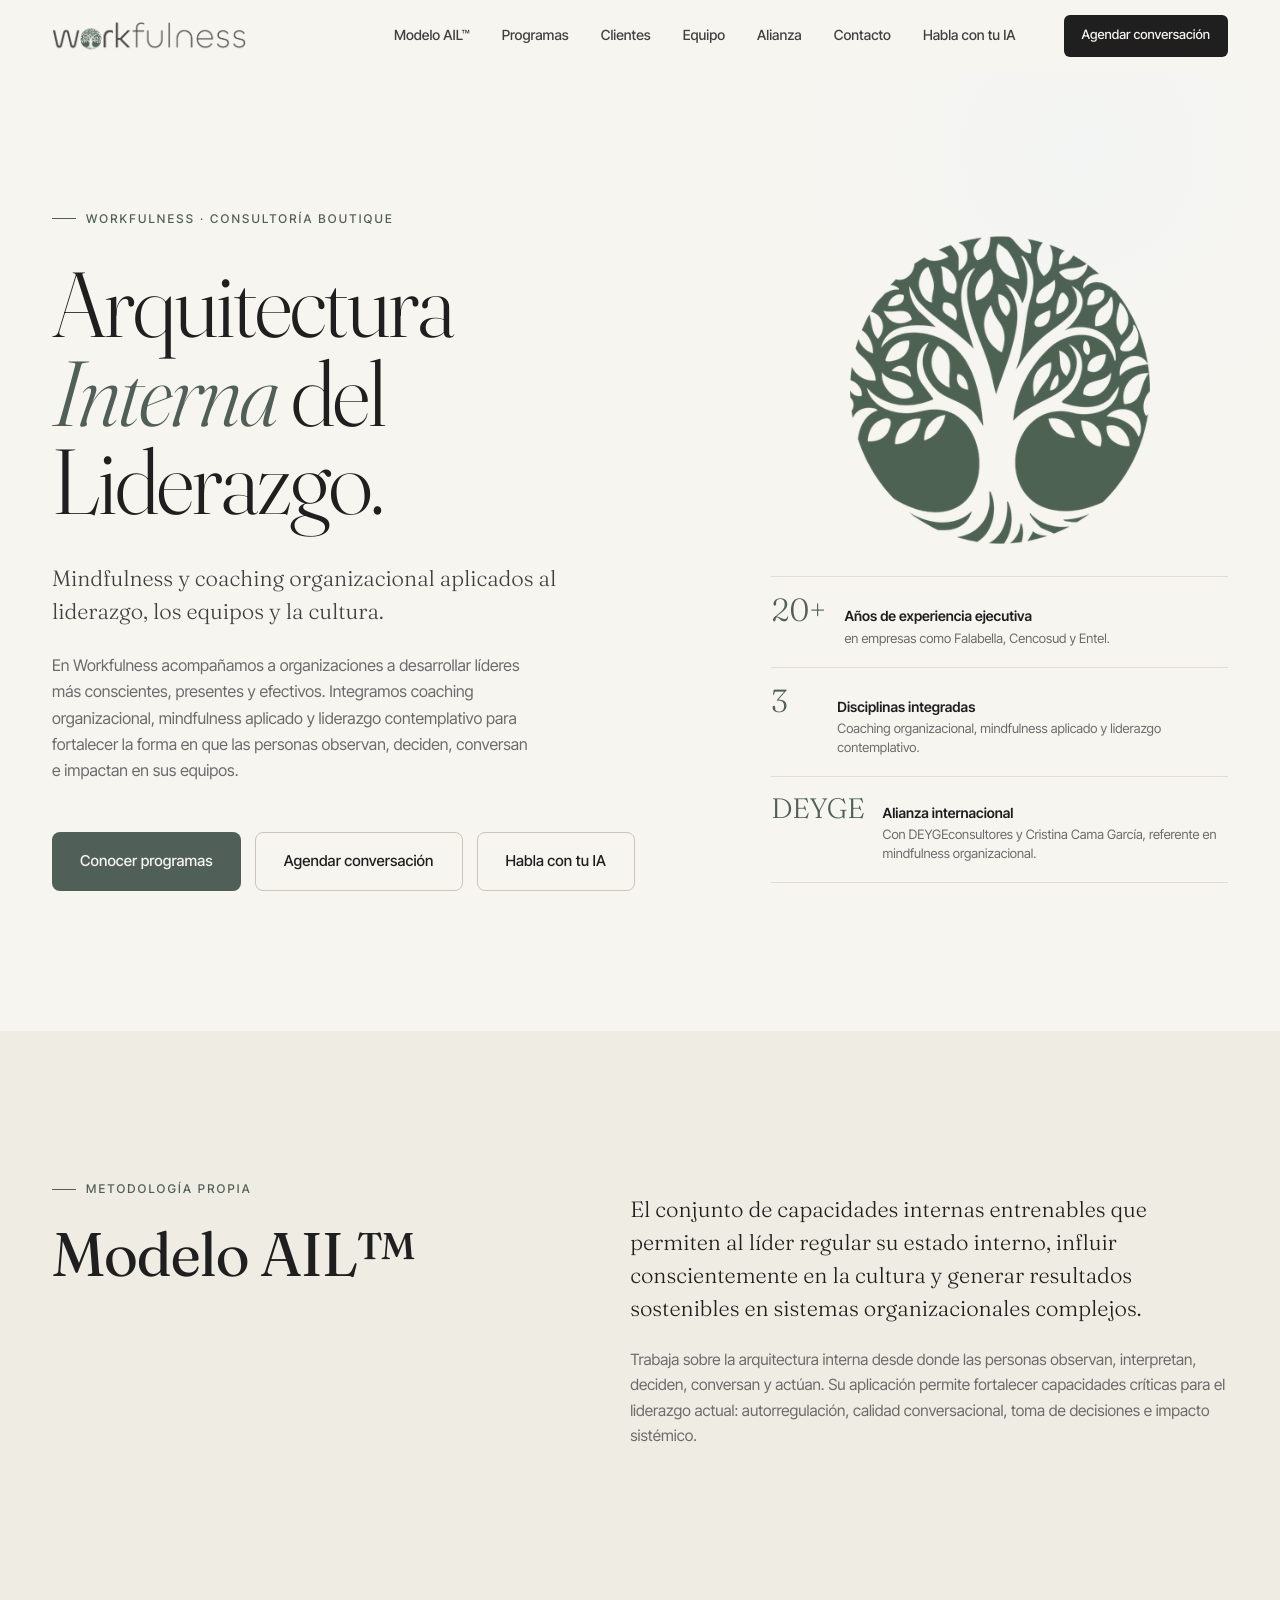
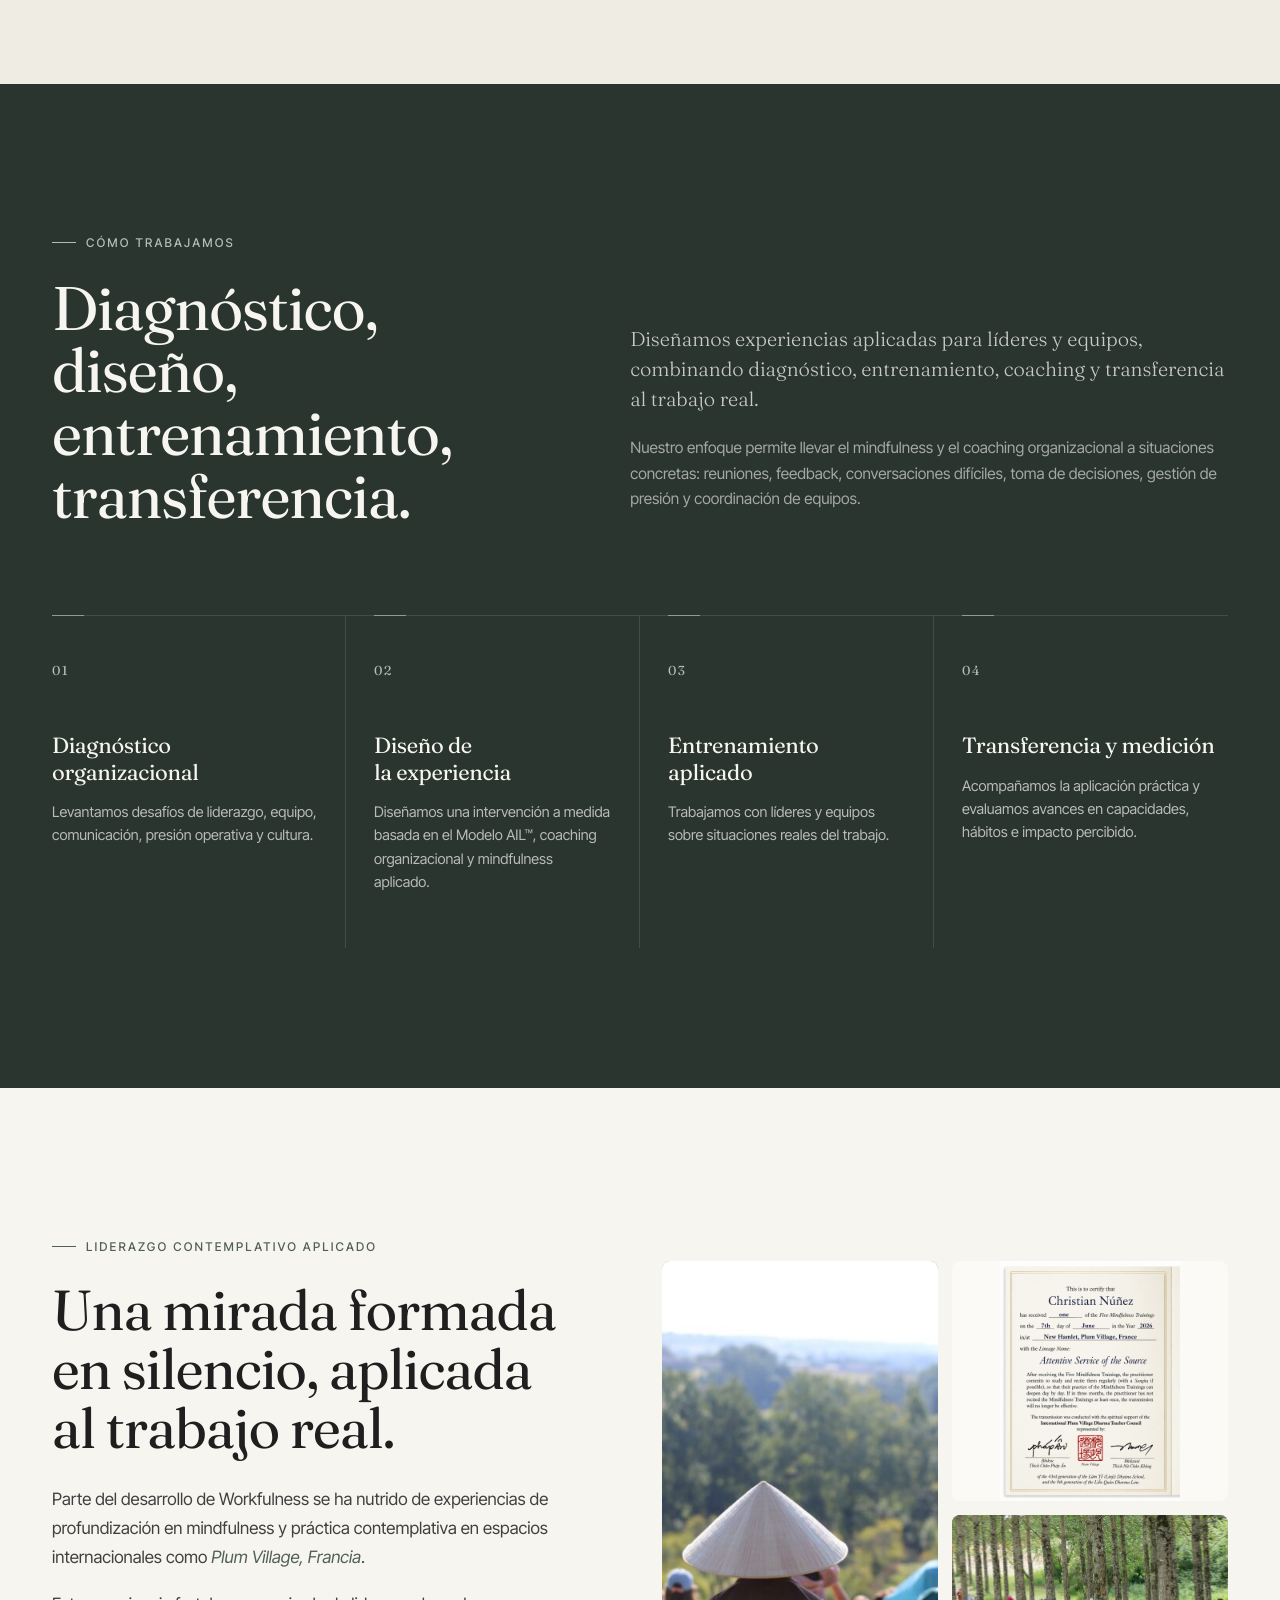
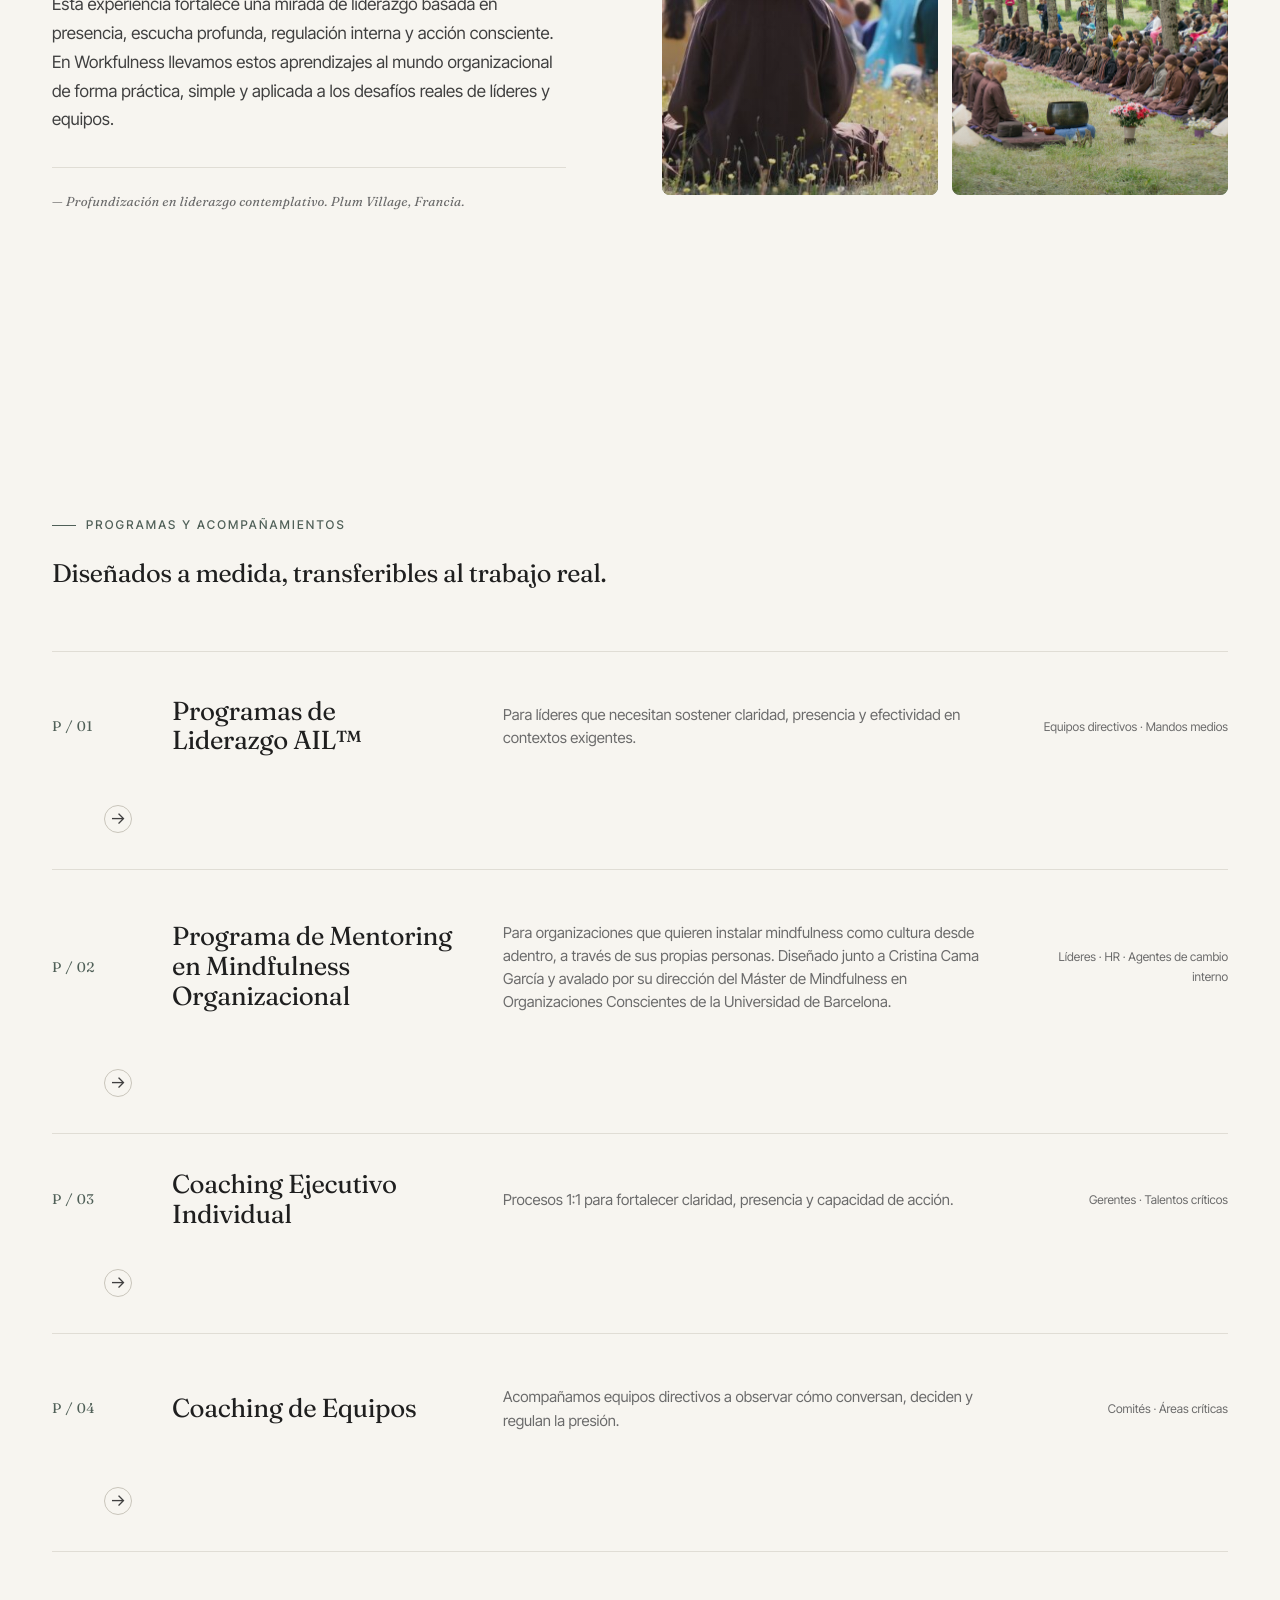
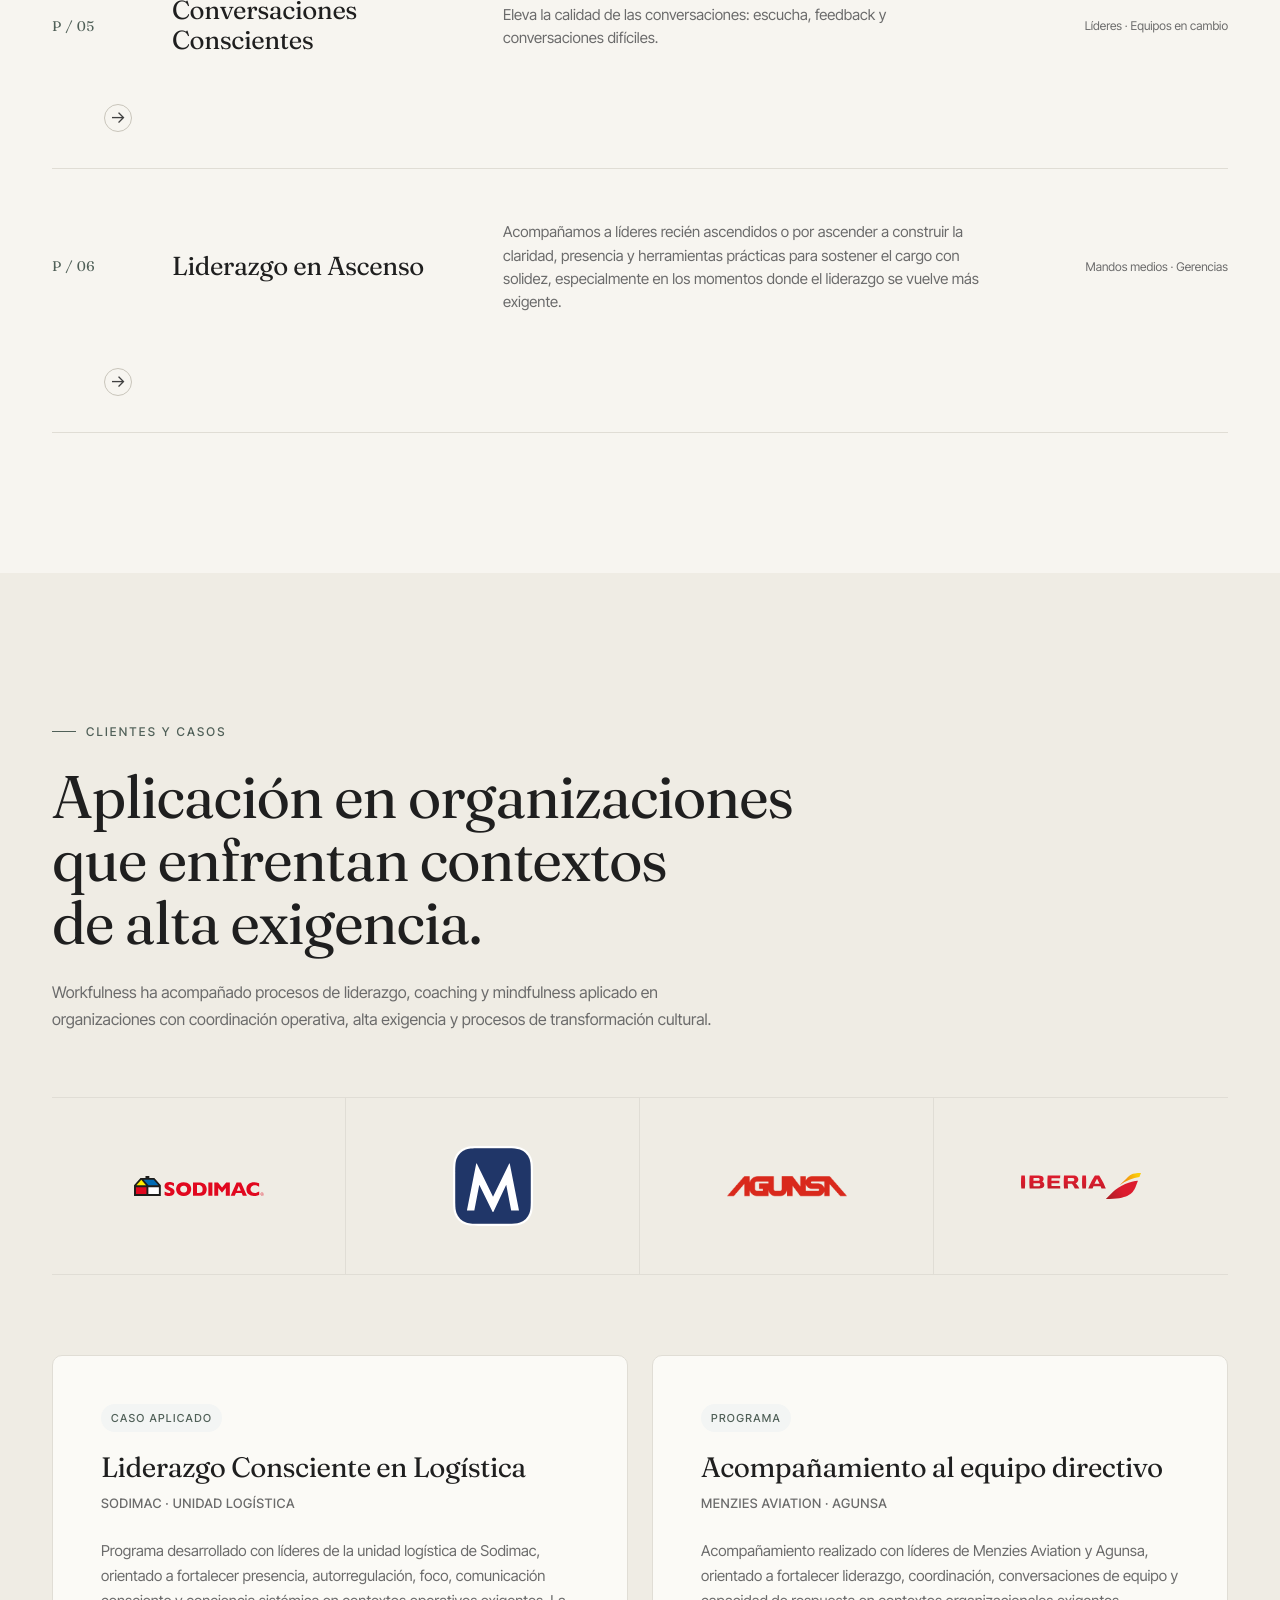
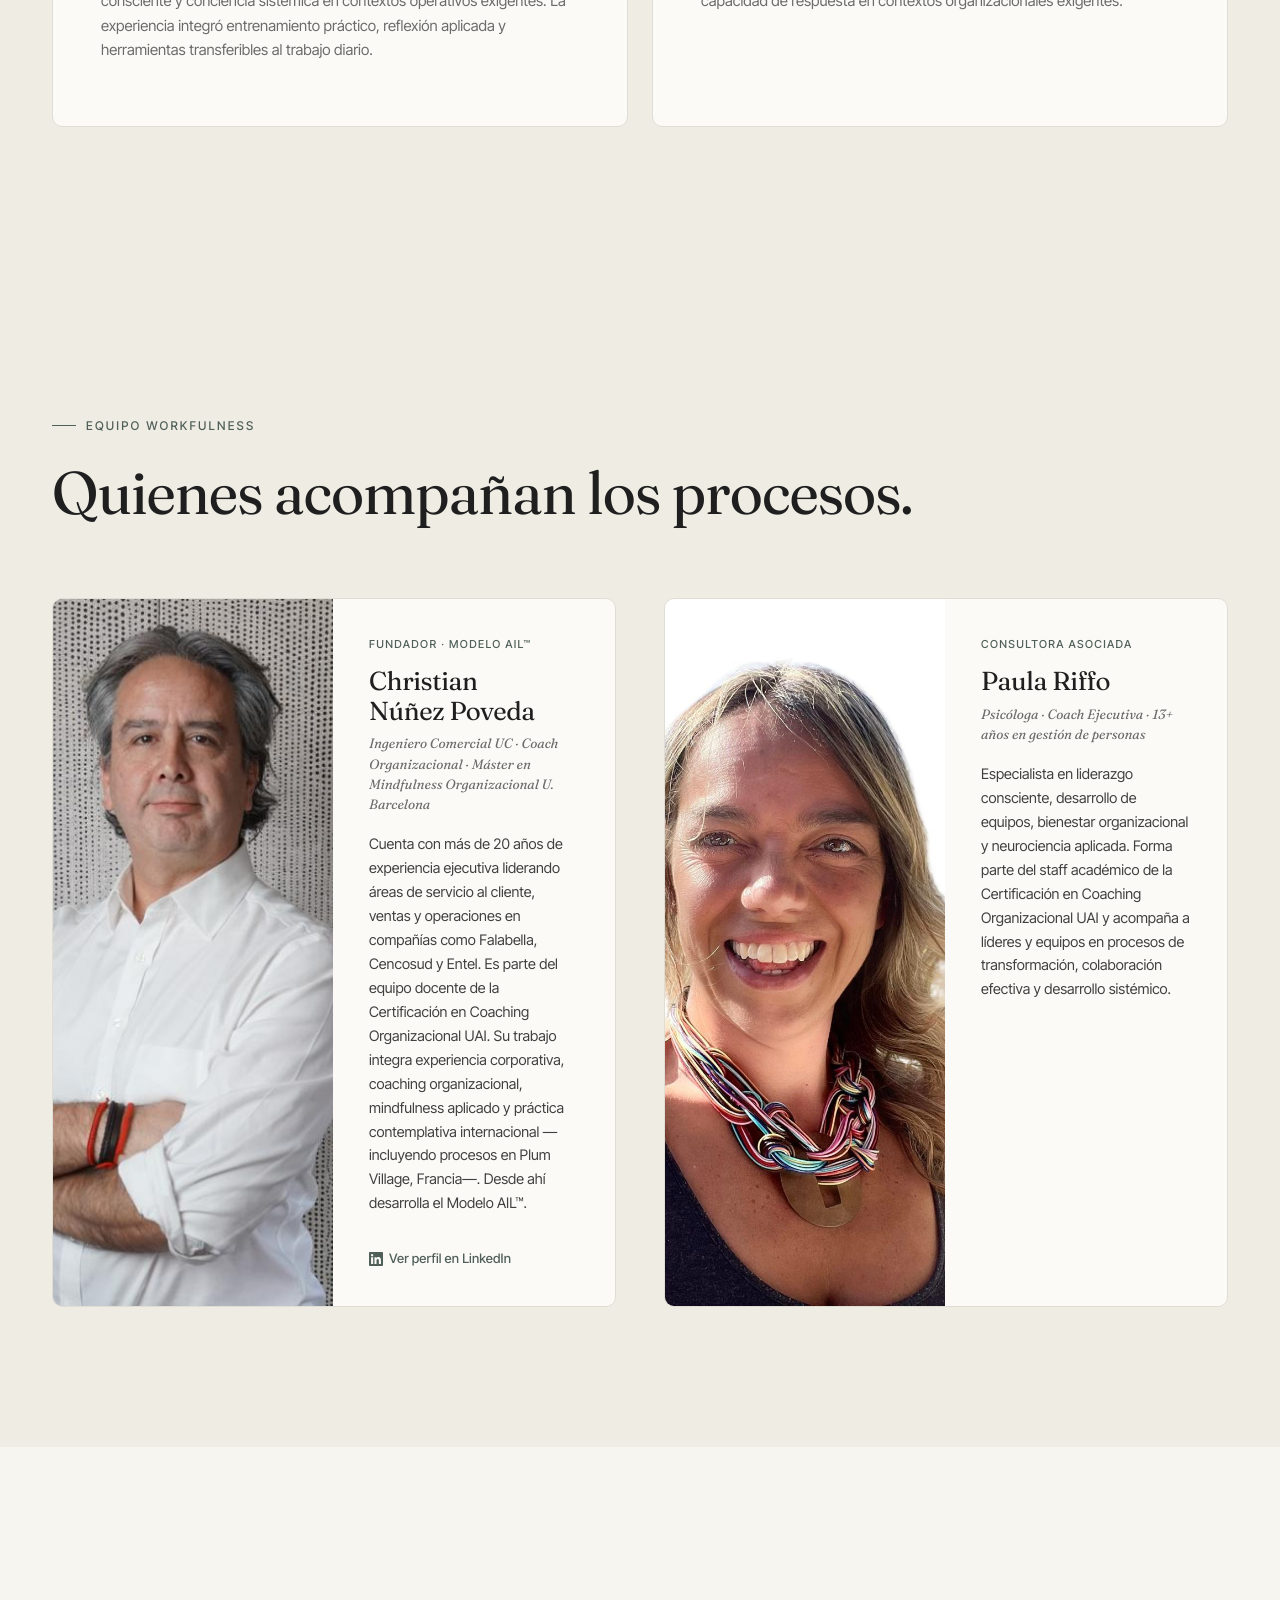
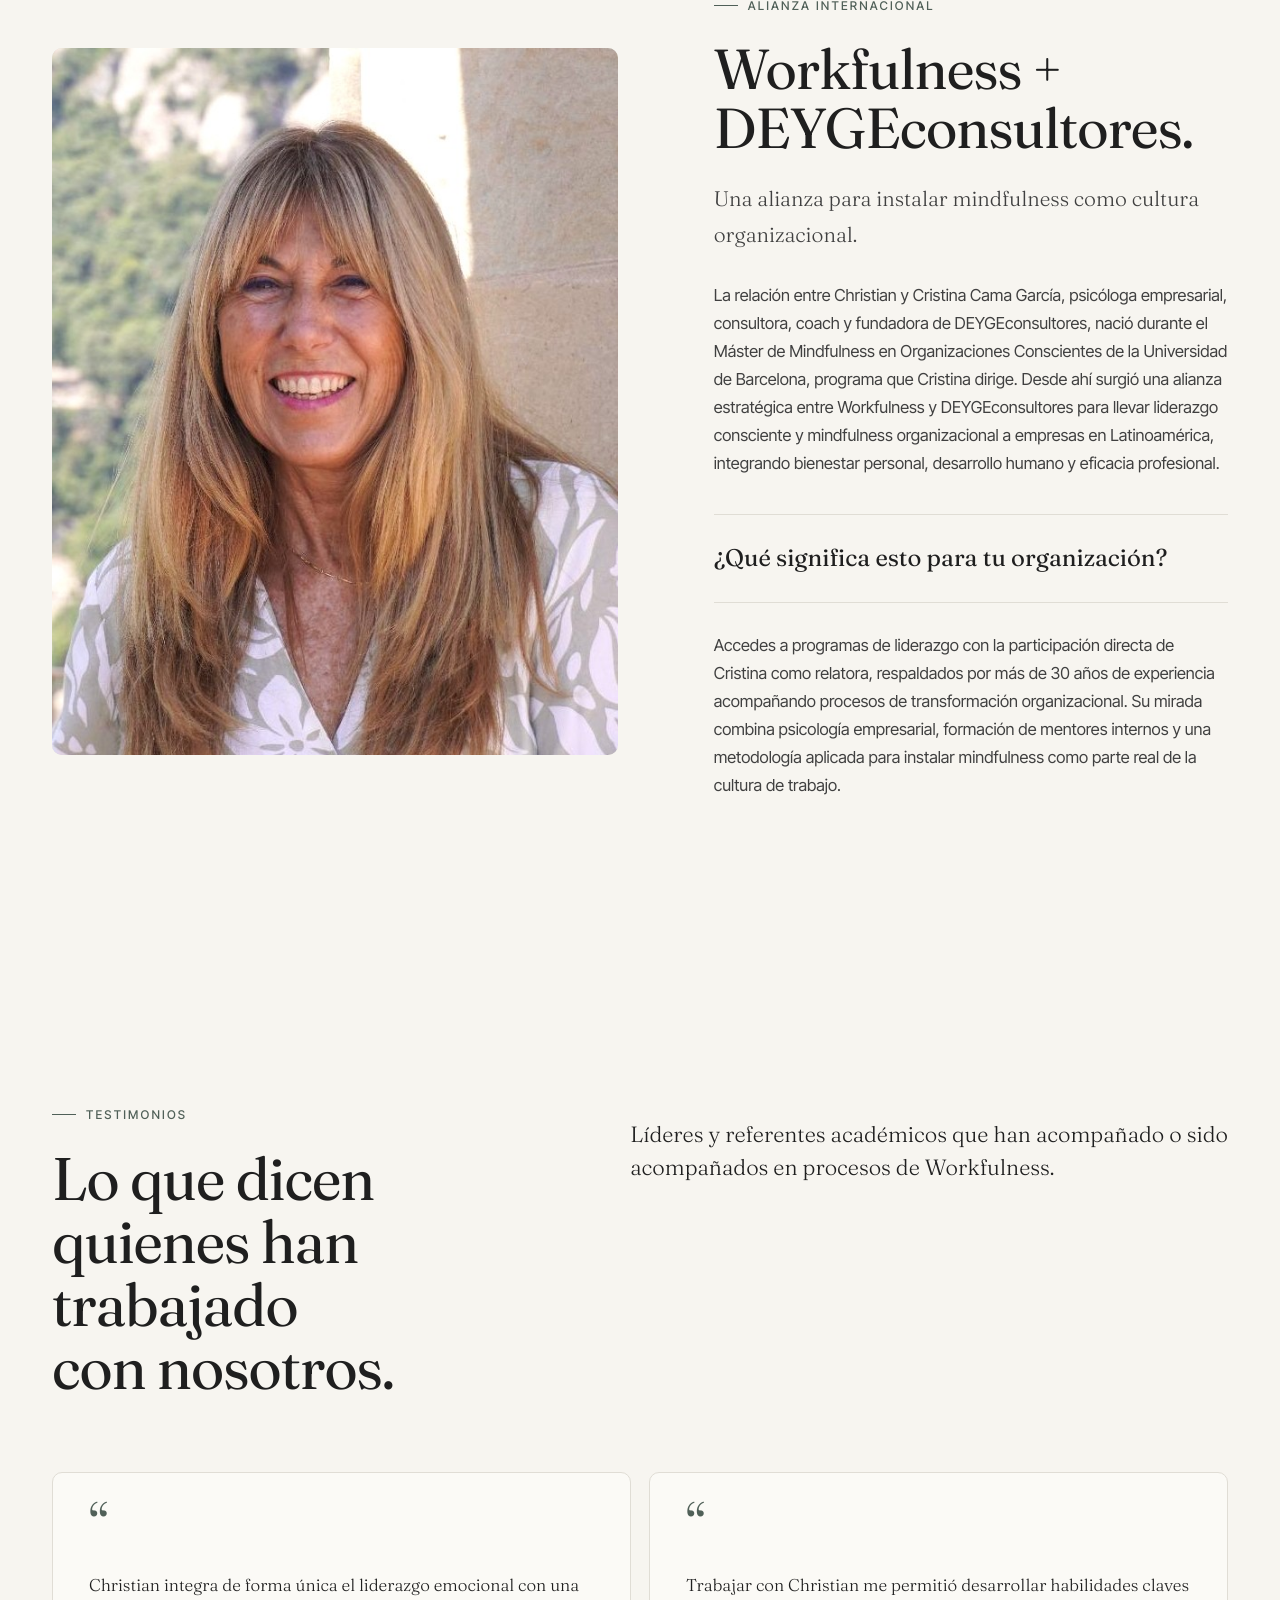
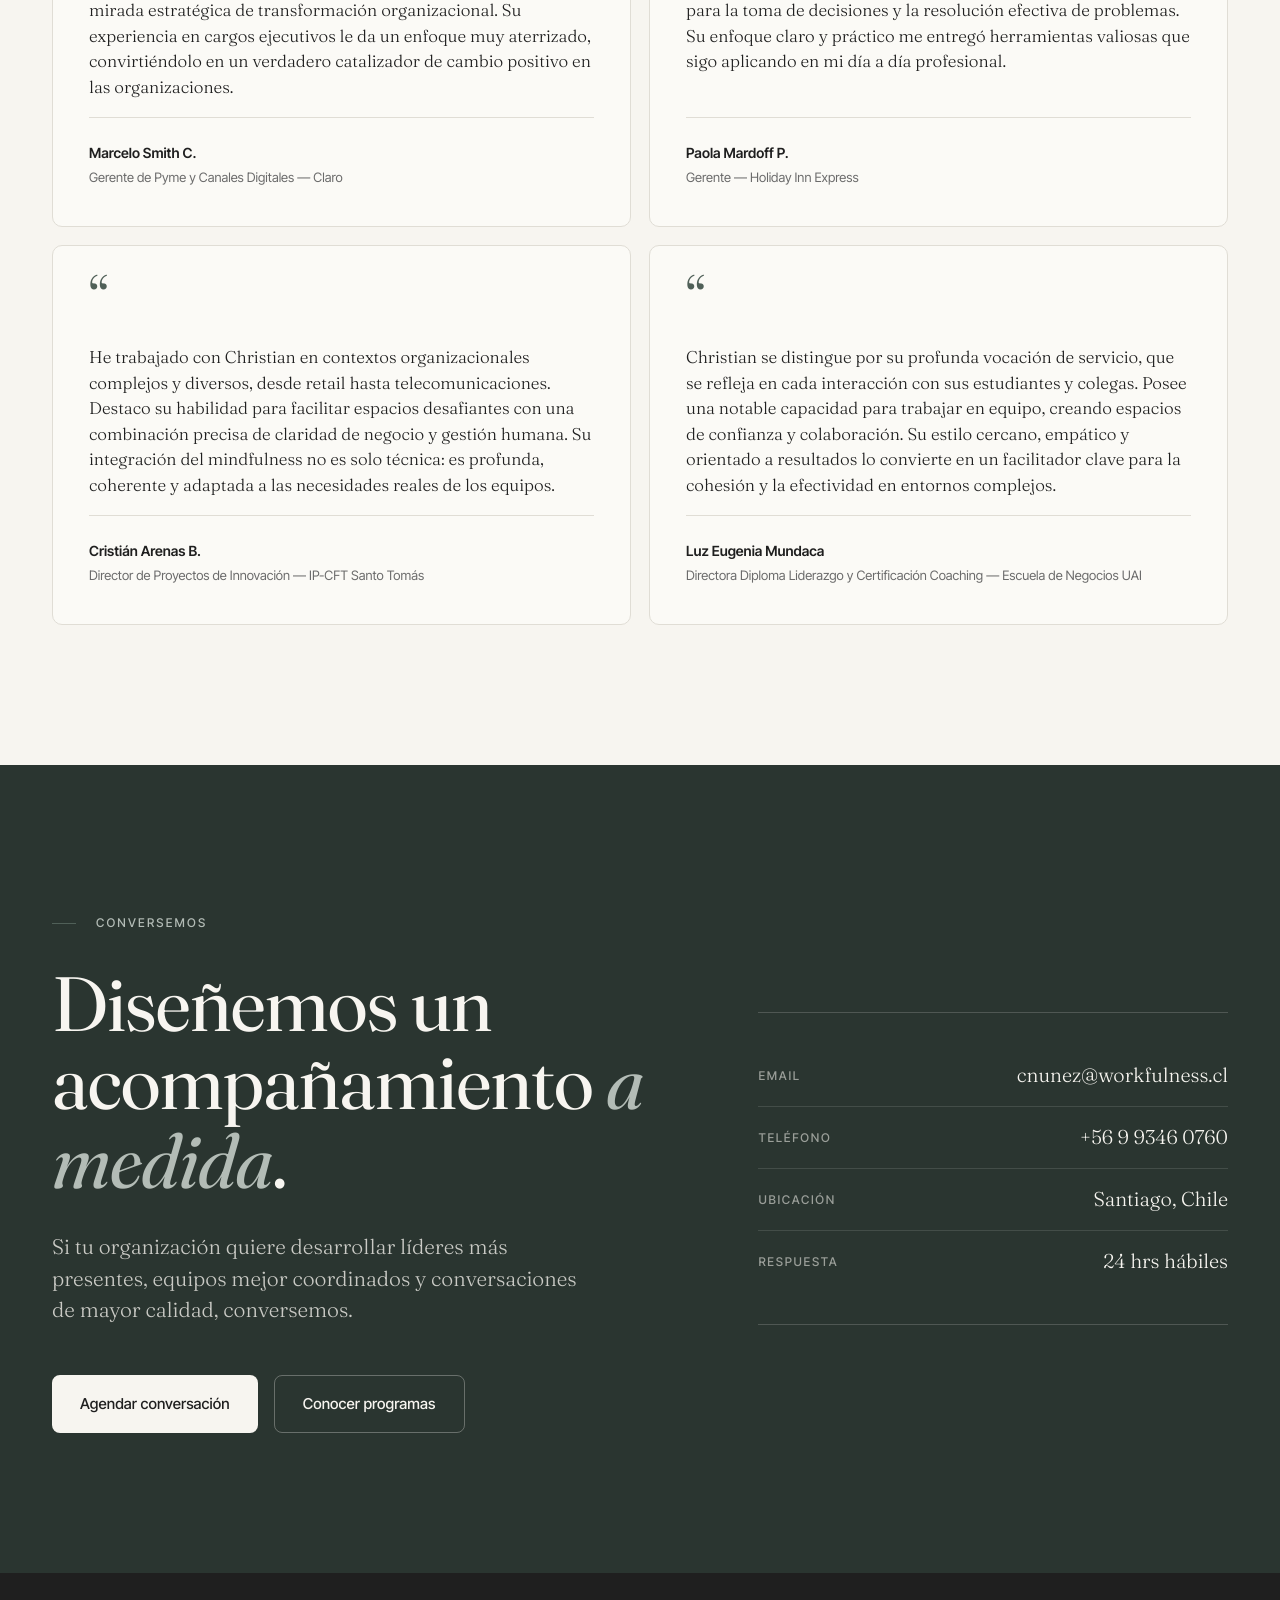
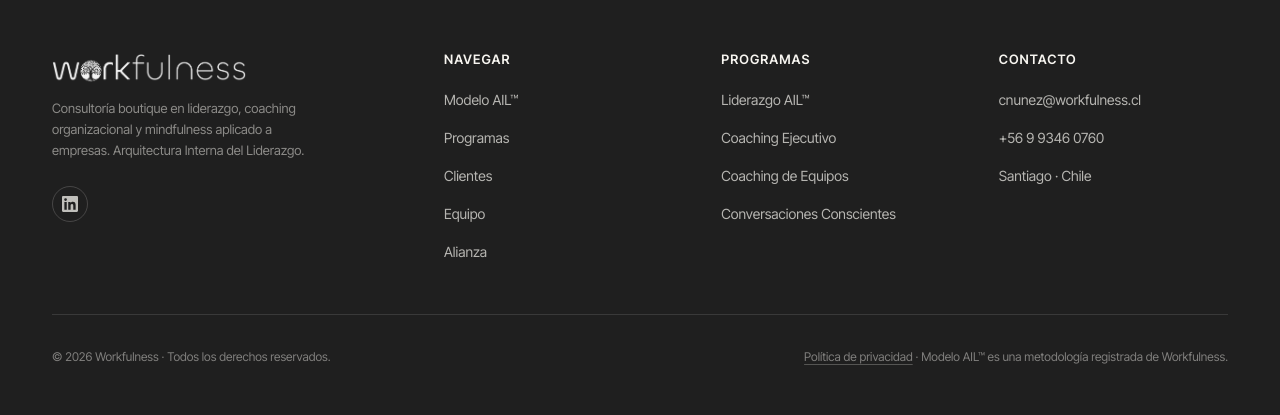
<file: index.html>
<!doctype html>
<html lang="es">
<head>
<meta charset="utf-8">
<meta name="viewport" content="width=device-width,initial-scale=1">
<title>Workfulness — Arquitectura Interna del Liderazgo | Consultoría Chile</title>
<meta name="description" content="Consultoría boutique chilena en liderazgo consciente, coaching organizacional y mindfulness aplicado. Modelo AIL™ para empresas de alta exigencia.">
<meta name="author" content="Workfulness">
<meta name="theme-color" content="#506058">

<link rel="icon" href="/favicon.ico" sizes="any">
<link rel="icon" type="image/png" sizes="32x32" href="/assets/favicon-32.png">
<link rel="icon" type="image/png" sizes="192x192" href="/assets/favicon-192.png">
<link rel="apple-touch-icon" href="/assets/apple-touch-icon.png">
<link rel="canonical" href="https://workfulness.cl/">

<meta property="og:type" content="website">
<meta property="og:locale" content="es_CL">
<meta property="og:site_name" content="Workfulness">
<meta property="og:url" content="https://workfulness.cl/">
<meta property="og:title" content="Workfulness — Arquitectura Interna del Liderazgo">
<meta property="og:description" content="Consultoría boutique en liderazgo consciente, coaching organizacional y mindfulness aplicado a empresas. Modelo AIL™.">
<meta property="og:image" content="https://workfulness.cl/assets/og-image.png">
<meta property="og:image:width" content="1200">
<meta property="og:image:height" content="630">

<meta name="twitter:card" content="summary_large_image">
<meta name="twitter:title" content="Workfulness — Arquitectura Interna del Liderazgo">
<meta name="twitter:description" content="Consultoría boutique en liderazgo consciente, coaching organizacional y mindfulness aplicado a empresas.">
<meta name="twitter:image" content="https://workfulness.cl/assets/og-image.png">

<link rel="preconnect" href="https://fonts.googleapis.com">
<link rel="preconnect" href="https://fonts.gstatic.com" crossorigin>
<link href="https://fonts.googleapis.com/css2?family=Fraunces:ital,opsz,wght@0,9..144,300;0,9..144,400;0,9..144,500;1,9..144,300;1,9..144,400&family=Inter+Tight:wght@300;400;500;600&display=swap" rel="stylesheet">
<style>
:root{
  --forest-900:#2a3530; --forest-800:#3a4942; --forest-700:#485851;
  --forest-600:#506058; --forest-500:#6c7d74; --forest-400:#8c9a92;
  --forest-300:#b3bcb6; --forest-200:#d4dad6; --forest-100:#e8ebe9; --forest-50:#f3f5f4;
  --graphite-900:#1f1f1f; --graphite-700:#404040; --graphite-500:#6b6b6b; --graphite-400:#8c8c8c; --graphite-300:#b8b8b8;
  --paper:#f7f5f0; --paper-2:#efece4; --bone:#fbfaf6; --line:#e0ddd5; --line-strong:#c9c5bb;
  --ease:cubic-bezier(.22,.61,.36,1);
  --container:1240px;
  --serif:'Fraunces','Times New Roman',Georgia,serif;
  --sans:'Inter Tight','Helvetica Neue',Arial,sans-serif;
}
*{box-sizing:border-box}
html{scroll-behavior:smooth}
body{margin:0;font-family:var(--sans);background:var(--paper);color:var(--graphite-700);font-size:17px;line-height:1.65;-webkit-font-smoothing:antialiased;text-rendering:geometricPrecision;font-feature-settings:"liga" 0,"dlig" 0,"clig" 0;font-variant-ligatures:no-common-ligatures no-discretionary-ligatures;font-variation-settings:"WONK" 0;overflow-x:hidden}
img{max-width:100%;display:block}
a{color:inherit;text-decoration:none}
h1,h2,h3,h4{font-family:var(--serif);font-weight:400;color:var(--graphite-900);margin:0;letter-spacing:-.015em;line-height:1.1;text-wrap:balance;font-feature-settings:"liga" 0,"dlig" 0,"clig" 0;font-variant-ligatures:no-common-ligatures no-discretionary-ligatures;font-variation-settings:"WONK" 0}

.container{max-width:var(--container);margin:0 auto;padding:0 32px}
.eyebrow{font-family:var(--sans);font-size:12px;font-weight:500;letter-spacing:.18em;text-transform:uppercase;color:var(--forest-600);display:inline-flex;align-items:center;gap:10px}
.eyebrow::before{content:"";width:24px;height:1px;background:var(--forest-600)}
.lead{font-family:var(--serif);font-weight:300;font-size:22px;line-height:1.5;color:var(--graphite-900);font-feature-settings:"liga" 0,"dlig" 0,"clig" 0;font-variant-ligatures:no-common-ligatures no-discretionary-ligatures}
section{padding:140px 0;position:relative}
.section-tight{padding:104px 0}

/* ======= HEADER ======= */
.header{position:fixed;top:0;left:0;right:0;z-index:50;backdrop-filter:saturate(140%) blur(14px);-webkit-backdrop-filter:saturate(140%) blur(14px);background:rgba(247,245,240,.78);border-bottom:1px solid transparent;transition:border-color .3s var(--ease),background .3s var(--ease)}
.header.scrolled{border-bottom-color:var(--line);background:rgba(247,245,240,.92)}
.header-inner{display:flex;align-items:center;height:72px;gap:48px}
.logo{display:flex;align-items:center;gap:8px;height:30px}
.logo img{height:30px;width:auto}
.nav{display:flex;gap:32px;margin-left:auto}
.nav a{font-size:14px;color:var(--graphite-700);font-weight:500;position:relative;padding:6px 0;transition:color .2s var(--ease)}
.nav a::after{content:"";position:absolute;bottom:-2px;left:0;right:0;height:1px;background:var(--forest-600);transform:scaleX(0);transform-origin:left;transition:transform .3s var(--ease)}
.nav a:hover{color:var(--graphite-900)}
.nav a:hover::after{transform:scaleX(1)}
.cta-header{font-size:13px;font-weight:500;background:var(--graphite-900);color:var(--paper);padding:10px 18px;border-radius:6px;transition:background .2s var(--ease)}
.cta-header:hover{background:var(--forest-700)}

/* ======= BTN ======= */
.btn{display:inline-flex;align-items:center;gap:10px;font-family:var(--sans);font-size:15px;font-weight:500;padding:16px 28px;border-radius:8px;border:0;cursor:pointer;transition:all .2s var(--ease);letter-spacing:.005em}
.btn-primary{background:var(--forest-600);color:var(--paper)}
.btn-primary:hover{background:var(--forest-700);transform:translateY(-1px)}
.btn-secondary{background:transparent;color:var(--graphite-900);border:1px solid var(--line-strong)}
.btn-secondary:hover{border-color:var(--forest-600);background:var(--forest-50)}
.btn-ghost{padding:0;background:transparent;color:var(--graphite-900);font-weight:500}
.btn-ghost .arrow{transition:transform .3s var(--ease);display:inline-block}
.btn-ghost:hover .arrow{transform:translateX(6px)}
.btn-ghost:hover{color:var(--forest-600)}

/* ======= HERO ======= */
.hero{padding:200px 0 140px;position:relative;overflow:hidden}
.hero-grid{display:grid;grid-template-columns:1.4fr 1fr;gap:80px;align-items:end}
.hero h1{font-size:clamp(56px,7.2vw,108px);line-height:.96;letter-spacing:-.025em;font-weight:300}
.hero h1 em{font-style:italic;font-weight:300;color:var(--forest-600)}
.hero .sub{font-family:var(--serif);font-weight:300;font-size:22px;line-height:1.5;color:var(--graphite-700);max-width:520px;margin-top:36px}
.hero .body{font-size:16px;color:var(--graphite-500);max-width:480px;margin-top:24px;line-height:1.65}
.hero-actions{display:flex;gap:14px;margin-top:48px;flex-wrap:wrap}
.hero-meta{padding-bottom:8px}
.hero-mark{margin:0 auto 32px;max-width:300px;width:100%;display:block;animation:hero-mark-breathe 11s ease-in-out infinite;transform-origin:50% 60%}
.hero-mark img{width:100%;height:auto;display:block;mix-blend-mode:multiply}
@keyframes hero-mark-breathe{0%,100%{transform:scale(1)}50%{transform:scale(1.025)}}
@media (prefers-reduced-motion: reduce){.hero-mark{animation:none}}
.hero-meta .stat{padding:18px 0;border-top:1px solid var(--line);display:grid;grid-template-columns:auto 1fr;gap:18px;align-items:baseline}
.hero-meta .num{min-width:48px}
.hero-meta .stat:last-child{border-bottom:1px solid var(--line)}
.hero-meta .num{font-family:var(--serif);font-size:32px;font-weight:300;color:var(--forest-600);line-height:1}
.hero-meta .lbl{font-size:13px;color:var(--graphite-500);line-height:1.45}
.hero-meta .lbl b{color:var(--graphite-900);font-weight:600;display:block;font-size:14px;margin-bottom:2px}

/* Subtle sage tint behind hero */
.hero::before{content:"";position:absolute;top:-200px;right:-150px;width:700px;height:700px;background:radial-gradient(circle at center,var(--forest-50) 0%,transparent 60%);z-index:-1;pointer-events:none}

/* ======= AIL MODEL ======= */
.section-ail{background:var(--paper-2)}
.ail-head{display:grid;grid-template-columns:1fr 1.2fr;gap:80px;margin-bottom:80px;align-items:start}
.ail-head h2{font-size:clamp(42px,4.8vw,68px);line-height:1.02}
.ail-cards{display:grid;grid-template-columns:repeat(4,1fr);gap:18px}
.ail-card{background:var(--bone);border:1px solid var(--line);border-radius:10px;padding:36px 32px;min-height:300px;display:flex;flex-direction:column;transition:transform .4s var(--ease),box-shadow .4s var(--ease),border-color .4s var(--ease)}
.ail-card:hover{transform:translateY(-4px);box-shadow:0 1px 1px rgba(40,50,45,.04),0 24px 48px -20px rgba(40,50,45,.18);border-color:var(--forest-300)}
.ail-card .num{font-family:var(--serif);font-size:14px;font-weight:400;color:var(--forest-600);letter-spacing:.04em}
.ail-card h3{font-family:var(--serif);font-size:26px;font-weight:400;line-height:1.15;margin-top:auto;color:var(--graphite-900)}
.ail-card p{font-size:14.5px;color:var(--graphite-500);line-height:1.55;margin-top:14px}
.ail-card .glyph{width:36px;height:36px;border-radius:50%;border:1px solid var(--forest-300);display:flex;align-items:center;justify-content:center;margin-top:24px}
.ail-card .glyph svg{width:18px;height:18px;stroke:var(--forest-600);stroke-width:1.4;fill:none}

/* ======= PLUM VILLAGE ======= */
.plum-grid{display:grid;grid-template-columns:1fr 1.1fr;gap:96px;align-items:center}
.plum-text h2{font-size:clamp(40px,4.4vw,60px);line-height:1.05;margin-top:24px}
.plum-text .body{margin-top:28px;font-size:17px;line-height:1.7;color:var(--graphite-700)}
.plum-cap{margin-top:32px;padding-top:24px;border-top:1px solid var(--line);font-size:13px;color:var(--graphite-500);letter-spacing:.02em;font-style:italic;font-family:var(--serif)}
.plum-photos{display:grid;grid-template-columns:1fr 1fr;grid-template-rows:240px 280px;gap:14px;position:relative}
.photo{position:relative;overflow:hidden;border-radius:10px;display:flex;align-items:center;justify-content:center}
.photo img{position:absolute;inset:0;width:100%;height:100%;object-fit:cover;display:block}
.photo.has-photo{background:#e0ddd5}
.photo.has-photo .ph-icon,.photo.has-photo .ph-label{display:none}
.photo{background:var(--forest-100);border-radius:8px;overflow:hidden;position:relative;display:flex;align-items:center;justify-content:center}
.photo .ph-label{position:absolute;bottom:14px;left:14px;font-size:11px;color:var(--graphite-500);letter-spacing:.08em;text-transform:uppercase;font-weight:500;background:rgba(247,245,240,.92);padding:6px 10px;border-radius:4px;backdrop-filter:blur(4px)}
.photo .ph-icon{width:48px;height:48px;opacity:.45;stroke:var(--forest-600);stroke-width:1.2;fill:none}
.plum-photos .p1{grid-column:1;grid-row:1/3;background:linear-gradient(135deg,#9faaa3 0%,#5e6b65 100%)}
.plum-photos .p2{grid-column:2;grid-row:1;background:linear-gradient(135deg,#cbd1cc 0%,#9aa49d 100%)}
.plum-photos .p3{grid-column:2;grid-row:2;background:linear-gradient(135deg,#aab3ad 0%,#727f78 100%)}
.photo::after{content:"";position:absolute;inset:0;background:linear-gradient(180deg,transparent 60%,rgba(20,28,24,.25) 100%);pointer-events:none}
.plum-photos .photo.is-doc{background:var(--bone)}
.plum-photos .photo.is-doc img{object-fit:contain}
.plum-photos .photo.is-doc::after{display:none}

/* ======= CÓMO TRABAJAMOS ======= */
.section-process{background:var(--forest-900);color:var(--paper)}
.section-process h2{color:var(--paper)}
.process-head{display:grid;grid-template-columns:1fr 1.2fr;gap:80px;margin-bottom:88px;align-items:end}
.process-head h2{font-size:clamp(42px,4.8vw,68px);line-height:1.02}
.process-head .lead{color:rgba(247,245,240,.78);font-size:20px}
.process-head .eyebrow{color:var(--forest-300)}
.process-head .eyebrow::before{background:var(--forest-300)}
.process-steps{display:grid;grid-template-columns:repeat(4,1fr);gap:0;border-top:1px solid rgba(247,245,240,.12)}
.step{padding:40px 28px;border-right:1px solid rgba(247,245,240,.12);position:relative}
.step:first-child{padding-left:0}
.step:last-child{border-right:0;padding-right:0}
.step .stp-num{font-family:var(--serif);font-size:13px;color:var(--forest-300);letter-spacing:.1em;font-weight:400}
.step h3{color:var(--paper);font-size:22px;font-weight:400;line-height:1.2;margin-top:48px;font-family:var(--serif)}
.step p{font-size:14.5px;color:rgba(247,245,240,.7);line-height:1.6;margin-top:16px}
.step::before{content:"";position:absolute;top:-1px;left:0;width:32px;height:1px;background:rgba(247,245,240,.45);transition:width .5s var(--ease),background .5s var(--ease)}
.step:not(:first-child)::before{left:28px}
.step:hover::before{width:60%;background:var(--paper)}

/* ======= PROGRAMAS ======= */
.programs-head{display:grid;grid-template-columns:1fr 1.2fr;gap:80px;margin-bottom:80px;align-items:end}
.programs-head h2{font-size:clamp(42px,4.8vw,68px);line-height:1.02}
.programs-list{display:grid;gap:0;border-top:1px solid var(--line)}
.program{display:grid;grid-template-columns:80px 1.2fr 2fr 200px;gap:40px;padding:36px 0;border-bottom:1px solid var(--line);align-items:center;cursor:pointer;transition:background .25s var(--ease),padding .25s var(--ease)}
.program:hover{background:var(--paper-2);padding-left:24px;padding-right:24px}
.program .pn{font-family:var(--serif);font-size:14px;color:var(--forest-600);letter-spacing:.04em}
.program h3{font-family:var(--serif);font-size:26px;font-weight:400;line-height:1.15}
.program .desc{font-size:15px;color:var(--graphite-500);line-height:1.55}
.program .meta{font-size:12px;color:var(--graphite-500);text-align:right}
.program .arrow-small{width:28px;height:28px;border-radius:50%;border:1px solid var(--line-strong);display:inline-flex;align-items:center;justify-content:center;margin-left:auto;transition:all .25s var(--ease)}
.program:hover .arrow-small{background:var(--forest-600);border-color:var(--forest-600);color:var(--paper)}

/* ======= CLIENTES & CASOS ======= */
.section-clients{background:var(--paper-2)}
.clients-head{margin-bottom:64px}
.clients-head h2{font-size:clamp(42px,4.8vw,60px);line-height:1.05;max-width:760px}
.client-logos{display:grid;grid-template-columns:repeat(4,1fr);gap:0;border-top:1px solid var(--line);border-bottom:1px solid var(--line);margin-bottom:80px}
.client-logo{padding:48px 32px;display:flex;align-items:center;justify-content:center;border-right:1px solid var(--line);font-family:var(--serif);font-size:28px;font-weight:300;color:var(--graphite-700);letter-spacing:-.01em;transition:color .25s var(--ease)}
.client-logo:last-child{border-right:0}
.client-logo-img{height:auto}
.client-logo:hover{color:var(--forest-600)}
.cases{display:grid;grid-template-columns:1fr 1fr;gap:24px}
.case-card{background:var(--bone);border:1px solid var(--line);border-radius:10px;padding:48px;display:flex;flex-direction:column;transition:transform .4s var(--ease),box-shadow .4s var(--ease)}
.case-card:hover{transform:translateY(-4px);box-shadow:0 24px 48px -20px rgba(40,50,45,.18)}
.case-card .tag{display:inline-flex;font-size:11px;font-weight:500;letter-spacing:.12em;text-transform:uppercase;color:var(--forest-600);background:var(--forest-50);padding:5px 10px;border-radius:999px;width:fit-content}
.case-card h3{font-family:var(--serif);font-size:28px;font-weight:400;margin-top:20px;line-height:1.2}
.case-card .who{font-size:13px;color:var(--graphite-500);margin-top:8px;font-weight:500;letter-spacing:.04em;text-transform:uppercase}
.case-card p{font-size:15px;color:var(--graphite-500);line-height:1.65;margin-top:24px}
.case-card .cta-row{margin-top:32px;padding-top:24px;border-top:1px solid var(--line)}

/* ======= ALIANZA ======= */
.alianza-grid{display:grid;grid-template-columns:1.1fr 1fr;gap:96px;align-items:center}
.alianza-photo{aspect-ratio:4/5;background:linear-gradient(135deg,#a8b0a9 0%,#5d6a63 100%);border-radius:10px;position:relative;overflow:hidden}
.alianza-photo::after{content:"";position:absolute;inset:0;background:linear-gradient(180deg,transparent 50%,rgba(20,28,24,.4) 100%)}
.alianza-photo .ph-label{position:absolute;bottom:20px;left:20px;font-size:11px;color:var(--graphite-500);letter-spacing:.08em;text-transform:uppercase;font-weight:500;background:rgba(247,245,240,.92);padding:8px 12px;border-radius:4px;z-index:2}
.alianza-photo.has-photo{background:#e0ddd5}
.alianza-photo.has-photo::after{display:none}
.alianza-photo img{width:100%;height:100%;object-fit:cover;object-position:center top;display:block}
.alianza-text h2{font-size:clamp(40px,4.4vw,58px);line-height:1.05;margin-top:24px}
.alianza-text .who-block{margin-top:36px;padding:24px 0;border-top:1px solid var(--line);border-bottom:1px solid var(--line)}
.alianza-text .who-name{font-family:var(--serif);font-size:24px;font-weight:400;color:var(--graphite-900)}
.alianza-text .who-role{font-size:14px;color:var(--graphite-500);margin-top:6px;line-height:1.5}
.alianza-text p{margin-top:28px;font-size:16.5px;color:var(--graphite-700);line-height:1.7}
.alianza-cap{margin-top:24px;font-size:13px;color:var(--graphite-500);font-style:italic;font-family:var(--serif)}

/* ======= EQUIPO ======= */
.section-team{background:var(--paper-2)}
.team-head{margin-bottom:72px}
.team-grid{display:grid;grid-template-columns:1fr 1fr;gap:48px}
.member{background:var(--bone);border:1px solid var(--line);border-radius:10px;overflow:hidden;display:grid;grid-template-columns:280px 1fr;gap:0;transition:transform .4s var(--ease),box-shadow .4s var(--ease)}
.member:hover{transform:translateY(-4px);box-shadow:0 24px 48px -20px rgba(40,50,45,.18)}
.member .photo-col{background:linear-gradient(135deg,#9aa49d 0%,#5d6a63 100%);min-height:340px;position:relative;overflow:hidden}
.member .photo-col::after{content:"";position:absolute;inset:0;background:linear-gradient(180deg,transparent 50%,rgba(20,28,24,.35) 100%)}
.member .photo-col .ph-icon{position:absolute;top:50%;left:50%;transform:translate(-50%,-50%);width:48px;height:48px;opacity:.5;stroke:var(--paper);stroke-width:1.2;fill:none}
.member .photo-col.has-photo{background:#e0ddd5}
.member .photo-col.has-photo::after{display:none}
.member .photo-col img{position:absolute;inset:0;width:100%;height:100%;object-fit:cover;display:block}
.member .info{padding:36px 36px 36px 36px;display:flex;flex-direction:column}
.member .role-tag{font-size:11px;letter-spacing:.12em;text-transform:uppercase;color:var(--forest-600);font-weight:500}
.member h3{font-family:var(--serif);font-size:26px;margin-top:14px;line-height:1.15;font-weight:400}
.member .credentials{font-size:13.5px;color:var(--graphite-500);margin-top:8px;line-height:1.5;font-style:italic;font-family:var(--serif)}
.member .bio{font-size:14.5px;color:var(--graphite-700);line-height:1.65;margin-top:18px}
.member .li-link{display:inline-flex;align-items:center;gap:6px;margin-top:18px;font-size:13px;color:var(--forest-600);font-weight:500;letter-spacing:.01em;text-decoration:none;align-self:flex-start;transition:color .2s var(--ease)}
.member .li-link:hover{color:var(--forest-700)}
.member .li-link svg{width:14px;height:14px;fill:currentColor}

/* ======= TESTIMONIOS ======= */
.testimonials-head{margin-bottom:72px;display:grid;grid-template-columns:1fr 1.2fr;gap:80px;align-items:start}
.testimonials-head h2{font-size:clamp(42px,4.8vw,60px);line-height:1.05}
.testimonials-grid{display:grid;grid-template-columns:repeat(2,1fr);gap:18px}
.testimonial{background:var(--bone);border:1px solid var(--line);border-radius:10px;padding:36px;display:flex;flex-direction:column;min-height:280px}
.testimonial .quote-mark{font-family:var(--serif);font-size:64px;line-height:.6;color:var(--forest-600);font-weight:300;margin-bottom:8px}
.testimonial p{font-family:var(--serif);font-size:17px;line-height:1.5;color:var(--graphite-900);font-weight:300}
.testimonial .attr{margin-top:auto;padding-top:24px;border-top:1px solid var(--line)}
.testimonial .attr .name{font-size:14px;font-weight:600;color:var(--graphite-900)}
.testimonial .attr .role{font-size:13px;color:var(--graphite-500);margin-top:3px}

/* ======= CONTACTO ======= */
.section-contact{background:var(--forest-900);color:var(--paper)}
.contact-grid{display:grid;grid-template-columns:1.3fr 1fr;gap:96px;align-items:center}
.contact-grid h2{color:var(--paper);font-size:clamp(48px,6vw,84px);line-height:1.02}
.contact-grid h2 em{color:var(--forest-300);font-style:italic}
.contact-grid .lead{color:rgba(247,245,240,.78);margin-top:32px;font-size:21px;max-width:540px}
.contact-cta{margin-top:48px;display:flex;gap:16px;flex-wrap:wrap}
.contact-cta .btn-primary{background:var(--paper);color:var(--graphite-900)}
.contact-cta .btn-primary:hover{background:var(--bone)}
.contact-cta .btn-secondary{color:var(--paper);border-color:rgba(247,245,240,.3)}
.contact-cta .btn-secondary:hover{border-color:var(--paper);background:rgba(247,245,240,.08)}
.contact-info{padding:32px 0;border-top:1px solid rgba(247,245,240,.18);border-bottom:1px solid rgba(247,245,240,.18)}
.contact-info .row{display:flex;justify-content:space-between;align-items:center;padding:14px 0}
.contact-info .row + .row{border-top:1px solid rgba(247,245,240,.12)}
.contact-info .lbl{font-size:12px;letter-spacing:.14em;text-transform:uppercase;color:rgba(247,245,240,.55);font-weight:500}
.contact-info .val{font-family:var(--serif);font-size:20px;color:var(--paper);font-weight:300}

/* ======= FOOTER ======= */
.footer{background:var(--graphite-900);color:rgba(247,245,240,.7);padding:80px 0 48px}
.footer-grid{display:grid;grid-template-columns:1.5fr 1fr 1fr 1fr;gap:48px;padding-bottom:48px;border-bottom:1px solid rgba(247,245,240,.12)}
.footer .logo-mini img{height:30px;filter:brightness(0) invert(1);opacity:.95}
.footer .ft-tag{font-size:13px;color:rgba(247,245,240,.5);margin-top:16px;line-height:1.6;max-width:280px}
.footer h4{font-family:var(--sans);color:var(--paper);font-size:13px;font-weight:600;letter-spacing:.08em;text-transform:uppercase;margin-bottom:18px}
.footer ul{list-style:none;padding:0;margin:0;display:flex;flex-direction:column;gap:10px}
.footer ul a{font-size:14px;color:rgba(247,245,240,.7);transition:color .2s var(--ease)}
.footer ul a:hover{color:var(--paper)}
.footer-bottom{padding-top:32px;display:flex;justify-content:space-between;font-size:12px;color:rgba(247,245,240,.45)}

/* ======= MOBILE MENU ======= */
.menu-toggle{display:none;background:transparent;border:0;padding:8px;margin-left:auto;cursor:pointer;width:40px;height:40px;align-items:center;justify-content:center;flex-direction:column;gap:5px;border-radius:6px;transition:background .2s var(--ease)}
.menu-toggle:hover{background:var(--forest-50)}
.menu-toggle span{display:block;width:22px;height:1.5px;background:var(--graphite-900);transition:transform .35s var(--ease),opacity .25s var(--ease)}
.menu-toggle.open span:nth-child(1){transform:translateY(6.5px) rotate(45deg)}
.menu-toggle.open span:nth-child(2){opacity:0}
.menu-toggle.open span:nth-child(3){transform:translateY(-6.5px) rotate(-45deg)}
.mobile-nav{position:fixed;inset:72px 0 0 0;background:var(--paper);z-index:49;padding:40px 32px;display:none;flex-direction:column;gap:0;transform:translateY(-8px);opacity:0;transition:opacity .3s var(--ease),transform .35s var(--ease)}
.mobile-nav.open{display:flex;opacity:1;transform:none;overflow-y:auto}
.mobile-nav a{font-family:var(--serif);font-size:28px;font-weight:300;color:var(--graphite-900);padding:18px 0;border-bottom:1px solid var(--line);transition:color .2s var(--ease),padding-left .25s var(--ease)}
.mobile-nav a:hover{color:var(--forest-600);padding-left:8px}
.mobile-nav .mobile-cta{margin-top:32px;background:var(--graphite-900);color:var(--paper);font-family:var(--sans);font-size:15px;font-weight:500;padding:18px 24px;border-radius:8px;text-align:center;border-bottom:0}
.mobile-nav .mobile-cta:hover{background:var(--forest-700);padding-left:24px}
body.menu-open{overflow:hidden}

/* ======= WHATSAPP FLOATING ======= */
.wa-float{position:fixed;bottom:24px;right:24px;width:56px;height:56px;border-radius:50%;background:#25d366;display:flex;align-items:center;justify-content:center;box-shadow:0 6px 20px rgba(20,28,24,.18),0 1px 3px rgba(20,28,24,.12);z-index:48;transition:transform .25s var(--ease),box-shadow .25s var(--ease);opacity:0;transform:translateY(12px) scale(.9);pointer-events:none}
.wa-float.shown{opacity:1;transform:none;pointer-events:auto}
.wa-float:hover{transform:translateY(-3px);box-shadow:0 12px 28px rgba(20,28,24,.22),0 2px 4px rgba(20,28,24,.14)}
.wa-float svg{width:28px;height:28px;fill:#fff}
.wa-float::after{content:"";position:absolute;inset:0;border-radius:50%;border:2px solid #25d366;animation:wa-pulse 2.2s var(--ease) infinite;opacity:.6}
@keyframes wa-pulse{0%{transform:scale(1);opacity:.6}80%{transform:scale(1.45);opacity:0}100%{transform:scale(1.45);opacity:0}}

/* ======= SOCIAL ICONS FOOTER ======= */
[hidden]{display:none !important}
.footer-social{display:flex;gap:12px;margin-top:24px}
.footer-social a{width:36px;height:36px;border-radius:50%;border:1px solid rgba(247,245,240,.18);display:flex;align-items:center;justify-content:center;transition:border-color .2s var(--ease),background .2s var(--ease)}
.footer-social a:hover{border-color:var(--paper);background:rgba(247,245,240,.06)}
.footer-social svg{width:16px;height:16px;fill:rgba(247,245,240,.75);transition:fill .2s var(--ease)}
.footer-social a:hover svg{fill:var(--paper)}

/* ======= REVEAL ANIMS ======= */
.reveal{opacity:0;transform:translateY(20px);transition:opacity .9s var(--ease),transform .9s var(--ease)}
.reveal.in{opacity:1;transform:none}
.reveal-stagger > *{opacity:0;transform:translateY(16px);transition:opacity .8s var(--ease),transform .8s var(--ease)}
.reveal-stagger.in > *{opacity:1;transform:none}
.reveal-stagger.in > *:nth-child(1){transition-delay:0ms}
.reveal-stagger.in > *:nth-child(2){transition-delay:80ms}
.reveal-stagger.in > *:nth-child(3){transition-delay:160ms}
.reveal-stagger.in > *:nth-child(4){transition-delay:240ms}
.reveal-stagger.in > *:nth-child(5){transition-delay:320ms}

/* ======= RESPONSIVE ======= */
@media (min-width:1025px) and (max-width:1200px){
  .header-inner{gap:24px}
  .nav{gap:18px}
}
@media (max-width:1024px){
  .hero-grid,.ail-head,.process-head,.programs-head,.plum-grid,.alianza-grid,.contact-grid,.testimonials-head{grid-template-columns:1fr;gap:48px}
  .ail-cards,.testimonials-grid{grid-template-columns:repeat(2,1fr)}
  .process-steps{grid-template-columns:repeat(2,1fr)}
  .step:nth-child(2n){border-right:0}
  .cases,.team-grid{grid-template-columns:1fr}
  .program{grid-template-columns:60px 1fr 200px;gap:24px}
  .program .desc{display:none}
  .nav{display:none}
  .menu-toggle{display:flex}
  .cta-header{display:none}
  section{padding:96px 0}
  .footer-grid{grid-template-columns:1fr 1fr;gap:32px}
}
@media (max-width:640px){
  .container{padding:0 20px}
  .ail-cards,.testimonials-grid,.client-logos{grid-template-columns:1fr}
  .client-logo{border-right:0;border-bottom:1px solid var(--line)}
  .process-steps{grid-template-columns:1fr}
  .step{border-right:0;border-bottom:1px solid rgba(247,245,240,.12)}
  .program{grid-template-columns:48px 1fr 40px;gap:16px}
  .program .meta{display:none}
  .member{grid-template-columns:1fr}
  .member .photo-col{min-height:280px}
  .hero{padding:128px 0 72px}
  section{padding:80px 0}

  /* Typography rescale */
  body{font-size:16px}
  h1,h2,h3,h4,p{overflow-wrap:break-word;word-wrap:break-word}
  .hero h1{font-size:clamp(42px,11.5vw,58px);line-height:1.02;letter-spacing:-.02em}
  .hero .sub{font-size:18px;margin-top:24px}
  .hero .body{font-size:15px;margin-top:20px}
  .hero-actions{margin-top:32px}
  .ail-head h2,.process-head h2,.programs-head h2{font-size:clamp(32px,8.5vw,42px);line-height:1.06}
  .plum-text h2,.alianza-text h2,.testimonials-head h2,.clients-head h2{font-size:clamp(30px,8vw,40px);line-height:1.08}
  .contact-grid h2{font-size:clamp(34px,9.2vw,46px);line-height:1.05}
  .section-team h2{font-size:clamp(32px,8.5vw,42px)}
  .lead{font-size:18px}
  .eyebrow{font-size:11px}

  /* Grid items: avoid intrinsic min-content overflow */
  .container,.container > *,.ail-head > *,.contact-grid > *,.plum-grid > *,
  .alianza-grid > *,.process-head > *,.testimonials-head > *,.programs-head > *,
  .hero-grid > *,.team-grid > *,.member > *,.ail-cards > *,
  .process-steps > *,.programs-list > *,.cases > *,.testimonials-grid > *,
  .footer-grid > *{min-width:0}

  /* Hero: stats compact */
  .hero-meta .stat{padding:14px 0;gap:14px}
  .hero-meta .num{font-size:28px;min-width:44px}
  .stat .num[style*="DEYGE"]{font-size:20px!important}

  /* Program cards: tighter */
  .program{padding:24px 0}
  .program .pn{font-size:11px}
  .program h3{font-size:20px}
  .program .arrow-small{width:32px;height:32px}

  /* AIL section padding */
  .ail-head{margin-bottom:48px;gap:32px}

  /* Process: dark section */
  .process-steps .step{padding:32px 0}
  .step h3{font-size:22px}

  /* Plum Village photos: stack better */
  .plum-photos{grid-template-columns:1fr;grid-template-rows:auto;gap:12px}
  .plum-photos .p1,.plum-photos .p2,.plum-photos .p3{grid-column:1;grid-row:auto;aspect-ratio:4/3;min-height:220px}
  .plum-photos .p1{aspect-ratio:3/4;min-height:340px}

  /* Alianza */
  .alianza-photo{max-width:100%}

  /* Testimonials cards */
  .testimonial{padding:32px 24px}
  .testimonial p{font-size:15px}

  /* Member card photo positioning */
  .member .info{padding:28px 24px}
  .member h3{font-size:24px}

  /* Contact */
  .section-contact{padding:80px 0}
  .contact-grid{gap:32px}
  .contact-info{padding:24px 0}
  .contact-cta{flex-direction:column;align-items:stretch}
  .contact-cta .btn{justify-content:center;text-align:center;width:100%}

  /* Footer */
  .footer-grid{grid-template-columns:1fr;gap:32px}
  .footer{padding:64px 0 32px}

  /* WhatsApp float: smaller */
  .wa-float{width:48px;height:48px;bottom:18px;right:18px}
  .wa-float svg{width:24px;height:24px}

  /* Header: tighter logo */
  .logo img{height:26px}
  .header-inner{height:64px}
  .mobile-nav{inset:64px 0 0 0;padding:32px 20px}
  .mobile-nav a{font-size:24px;padding:14px 0}
}

@media (max-width:380px){
  .container{padding:0 16px}
  .hero h1{font-size:clamp(38px,11vw,48px)}
  .contact-grid h2{font-size:clamp(32px,9vw,42px)}
}
</style>
</head>
<body>

<!-- ============= HEADER ============= -->
<header class="header" id="header">
  <div class="container header-inner">
    <a href="#" class="logo"><img src="assets/workfulness-logo-full.png" alt="Workfulness"></a>
    <nav class="nav">
      <a href="#ail">Modelo AIL™</a>
      <a href="#programas">Programas</a>
      <a href="#clientes">Clientes</a>
      <a href="#equipo">Equipo</a>
      <a href="#alianza">Alianza</a>
      <a href="#contacto">Contacto</a>
      <a href="https://conversa.workfulness.cl">Habla con tu IA</a>
    </nav>
    <a href="#contacto" class="cta-header">Agendar conversación</a>
    <button class="menu-toggle" id="menuToggle" aria-label="Abrir menú" aria-expanded="false" aria-controls="mobileNav">
      <span></span><span></span><span></span>
    </button>
  </div>
</header>
<nav class="mobile-nav" id="mobileNav" aria-hidden="true">
  <a href="#ail">Modelo AIL™</a>
  <a href="#programas">Programas</a>
  <a href="#clientes">Clientes</a>
  <a href="#equipo">Equipo</a>
  <a href="#alianza">Alianza</a>
  <a href="#contacto">Contacto</a>
  <a href="https://conversa.workfulness.cl">Habla con tu IA</a>
  <a href="#contacto" class="mobile-cta">Agendar conversación</a>
</nav>

<!-- ============= HERO ============= -->
<section class="hero" data-screen-label="01 Hero">
  <div class="container hero-grid">
    <div class="reveal">
      <div class="eyebrow">Workfulness · Consultoría boutique</div>
      <h1 style="margin-top:32px">Arquitectura<br><em>Interna</em> del<br>Liderazgo.</h1>
      <p class="sub">Mindfulness y coaching organizacional aplicados al liderazgo, los equipos y la cultura.</p>
      <p class="body">En Workfulness acompañamos a organizaciones a desarrollar líderes más conscientes, presentes y efectivos. Integramos coaching organizacional, mindfulness aplicado y liderazgo contemplativo para fortalecer la forma en que las personas observan, deciden, conversan e impactan en sus equipos.</p>
      <div class="hero-actions">
        <a href="#programas" class="btn btn-primary">Conocer programas</a>
        <a href="#contacto" class="btn btn-secondary">Agendar conversación</a>
        <a href="https://conversa.workfulness.cl" class="btn btn-secondary">Habla con tu IA</a>
      </div>
    </div>
    <div class="hero-meta reveal" style="transition-delay:.15s">
      <div class="hero-mark"><img src="assets/logo-mark.png" alt="Workfulness — árbol de la vida"></div>
      <div class="stat"><div class="num">20+</div><div class="lbl"><b>Años de experiencia ejecutiva</b>en empresas como Falabella, Cencosud y Entel.</div></div>
      <div class="stat"><div class="num">3</div><div class="lbl"><b>Disciplinas integradas</b>Coaching organizacional, mindfulness aplicado y liderazgo contemplativo.</div></div>
      <div class="stat"><div class="num" style="font-size:clamp(20px,2.2vw,28px);letter-spacing:-.01em">DEYGE</div><div class="lbl"><b>Alianza internacional</b>Con DEYGEconsultores y Cristina Cama García, referente en mindfulness organizacional.</div></div>
    </div>
  </div>
</section>

<!-- ============= MODELO AIL ============= -->
<section class="section-ail" id="ail" data-screen-label="02 Modelo AIL">
  <div class="container">
    <div class="ail-head">
      <div class="reveal">
        <div class="eyebrow">Metodología propia</div>
        <h2 style="margin-top:24px">Modelo AIL™</h2>
      </div>
      <div class="right reveal" style="transition-delay:.1s">
        <p class="lead">El conjunto de capacidades internas entrenables que permiten al líder regular su estado interno, influir conscientemente en la cultura y generar resultados sostenibles en sistemas organizacionales complejos.</p>
        <p style="margin-top:20px;color:var(--graphite-500);font-size:15.5px;line-height:1.65">Trabaja sobre la arquitectura interna desde donde las personas observan, interpretan, deciden, conversan y actúan. Su aplicación permite fortalecer capacidades críticas para el liderazgo actual: autorregulación, calidad conversacional, toma de decisiones e impacto sistémico.</p>
      </div>
    </div>
  </div>
</section>

<!-- ============= CÓMO TRABAJAMOS ============= -->
<section class="section-process" data-screen-label="03 Como trabajamos">
  <div class="container">
    <div class="process-head">
      <div class="reveal">
        <div class="eyebrow">Cómo trabajamos</div>
        <h2 style="margin-top:24px">Diagnóstico, diseño, entrenamiento, transferencia.</h2>
      </div>
      <div class="reveal" style="transition-delay:.1s">
        <p class="lead">Diseñamos experiencias aplicadas para líderes y equipos, combinando diagnóstico, entrenamiento, coaching y transferencia al trabajo real.</p>
        <p style="margin-top:20px;color:rgba(247,245,240,.6);font-size:15.5px;line-height:1.65">Nuestro enfoque permite llevar el mindfulness y el coaching organizacional a situaciones concretas: reuniones, feedback, conversaciones difíciles, toma de decisiones, gestión de presión y coordinación de equipos.</p>
      </div>
    </div>
    <div class="process-steps reveal-stagger">
      <div class="step">
        <span class="stp-num">01</span>
        <h3>Diagnóstico organizacional</h3>
        <p>Levantamos desafíos de liderazgo, equipo, comunicación, presión operativa y cultura.</p>
      </div>
      <div class="step">
        <span class="stp-num">02</span>
        <h3>Diseño de la experiencia</h3>
        <p>Diseñamos una intervención a medida basada en el Modelo AIL™, coaching organizacional y mindfulness aplicado.</p>
      </div>
      <div class="step">
        <span class="stp-num">03</span>
        <h3>Entrenamiento aplicado</h3>
        <p>Trabajamos con líderes y equipos sobre situaciones reales del trabajo.</p>
      </div>
      <div class="step">
        <span class="stp-num">04</span>
        <h3>Transferencia y medición</h3>
        <p>Acompañamos la aplicación práctica y evaluamos avances en capacidades, hábitos e impacto percibido.</p>
      </div>
    </div>
  </div>
</section>

<!-- ============= PLUM VILLAGE ============= -->
<section data-screen-label="04 Plum Village">
  <div class="container plum-grid">
    <div class="plum-text reveal">
      <div class="eyebrow">Liderazgo contemplativo aplicado</div>
      <h2>Una mirada formada en silencio, aplicada al trabajo real.</h2>
      <p class="body">Parte del desarrollo de Workfulness se ha nutrido de experiencias de profundización en mindfulness y práctica contemplativa en espacios internacionales como <em style="font-style:italic;color:var(--forest-600)">Plum Village, Francia</em>.</p>
      <p class="body" style="margin-top:18px">Esta experiencia fortalece una mirada de liderazgo basada en presencia, escucha profunda, regulación interna y acción consciente. En Workfulness llevamos estos aprendizajes al mundo organizacional de forma práctica, simple y aplicada a los desafíos reales de líderes y equipos.</p>
      <p class="plum-cap">— Profundización en liderazgo contemplativo. Plum Village, Francia.</p>
    </div>
    <div class="plum-photos reveal" style="transition-delay:.1s">
      <div class="photo p1 has-photo">
        <img src="assets/plum-village-monje.jpg" alt="Práctica de meditación en Plum Village">
      </div>
      <div class="photo p2 has-photo is-doc">
        <img src="assets/christian-certificado-plum-village.jpg" alt="Certificado de los Cinco Entrenamientos de Mindfulness de Christian Núñez, Plum Village, Francia">
      </div>
      <div class="photo p3 has-photo">
        <img src="assets/plum-village-sangha.jpg" alt="Sangha en práctica contemplativa">
      </div>
    </div>
  </div>
</section>

<!-- ============= PROGRAMAS ============= -->
<section id="programas" data-screen-label="05 Programas">
  <div class="container">
    <div class="reveal" style="margin-bottom:64px;max-width:760px">
      <div class="eyebrow">Programas y acompañamientos</div>
      <h2 style="margin-top:24px">Diseñados a medida, transferibles al trabajo real.</h2>
    </div>
    <div class="programs-list">
      <a href="#contacto" class="program">
        <span class="pn">P / 01</span>
        <h3>Programas de Liderazgo AIL™</h3>
        <p class="desc">Para líderes que necesitan sostener claridad, presencia y efectividad en contextos exigentes.</p>
        <div class="meta">
          Equipos directivos · Mandos medios
        </div>
        <span class="arrow-small">→</span>
      </a>
      <a href="#contacto" class="program">
        <span class="pn">P / 02</span>
        <h3>Programa de Mentoring en Mindfulness Organizacional</h3>
        <p class="desc">Para organizaciones que quieren instalar mindfulness como cultura desde adentro, a través de sus propias personas. Diseñado junto a Cristina Cama García y avalado por su dirección del Máster de Mindfulness en Organizaciones Conscientes de la Universidad de Barcelona.</p>
        <div class="meta">
          Líderes · HR · Agentes de cambio interno
        </div>
        <span class="arrow-small">→</span>
      </a>
      <a href="#contacto" class="program">
        <span class="pn">P / 03</span>
        <h3>Coaching Ejecutivo Individual</h3>
        <p class="desc">Procesos 1:1 para fortalecer claridad, presencia y capacidad de acción.</p>
        <div class="meta">
          Gerentes · Talentos críticos
        </div>
        <span class="arrow-small">→</span>
      </a>
      <a href="#contacto" class="program">
        <span class="pn">P / 04</span>
        <h3>Coaching de Equipos</h3>
        <p class="desc">Acompañamos equipos directivos a observar cómo conversan, deciden y regulan la presión.</p>
        <div class="meta">
          Comités · Áreas críticas
        </div>
        <span class="arrow-small">→</span>
      </a>
      <a href="#contacto" class="program">
        <span class="pn">P / 05</span>
        <h3>Conversaciones Conscientes</h3>
        <p class="desc">Eleva la calidad de las conversaciones: escucha, feedback y conversaciones difíciles.</p>
        <div class="meta">
          Líderes · Equipos en cambio
        </div>
        <span class="arrow-small">→</span>
      </a>
      <a href="#contacto" class="program">
        <span class="pn">P / 06</span>
        <h3>Liderazgo en Ascenso</h3>
        <p class="desc">Acompañamos a líderes recién ascendidos o por ascender a construir la claridad, presencia y herramientas prácticas para sostener el cargo con solidez, especialmente en los momentos donde el liderazgo se vuelve más exigente.</p>
        <div class="meta">
          Mandos medios · Gerencias
        </div>
        <span class="arrow-small">→</span>
      </a>
    </div>
  </div>
</section>

<!-- ============= CLIENTES & CASOS ============= -->
<section class="section-clients" id="clientes" data-screen-label="06 Clientes">
  <div class="container">
    <div class="clients-head reveal">
      <div class="eyebrow">Clientes y casos</div>
      <h2 style="margin-top:24px">Aplicación en organizaciones que enfrentan contextos de alta exigencia.</h2>
      <p style="max-width:700px;margin-top:24px;color:var(--graphite-500);font-size:16px;line-height:1.7">Workfulness ha acompañado procesos de liderazgo, coaching y mindfulness aplicado en organizaciones con coordinación operativa, alta exigencia y procesos de transformación cultural.</p>
    </div>
    <div class="client-logos reveal-stagger">
      <div class="client-logo"><img src="assets/logo-sodimac.svg" alt="Sodimac" class="client-logo-img" style="max-width:130px"></div>
      <div class="client-logo"><img src="assets/logo-menzies.svg" alt="Menzies Aviation" class="client-logo-img" style="max-width:80px"></div>
      <div class="client-logo"><img src="assets/logo-agunsa.png" alt="Agunsa" class="client-logo-img" style="max-width:120px"></div>
      <div class="client-logo"><img src="assets/logo-iberia.svg" alt="Iberia" class="client-logo-img" style="max-width:120px"></div>
    </div>
    <div class="cases reveal-stagger">
      <div class="case-card">
        <span class="tag">Caso aplicado</span>
        <h3>Liderazgo Consciente en Logística</h3>
        <div class="who">Sodimac · Unidad logística</div>
        <p>Programa desarrollado con líderes de la unidad logística de Sodimac, orientado a fortalecer presencia, autorregulación, foco, comunicación consciente y conciencia sistémica en contextos operativos exigentes. La experiencia integró entrenamiento práctico, reflexión aplicada y herramientas transferibles al trabajo diario.</p>
        <div class="cta-row" hidden><a class="btn btn-ghost">Ver caso completo <span class="arrow">→</span></a></div>
      </div>
      <div class="case-card">
        <span class="tag">Programa</span>
        <h3>Acompañamiento al equipo directivo</h3>
        <div class="who">Menzies Aviation · Agunsa</div>
        <p>Acompañamiento realizado con líderes de Menzies Aviation y Agunsa, orientado a fortalecer liderazgo, coordinación, conversaciones de equipo y capacidad de respuesta en contextos organizacionales exigentes.</p>
        <div class="cta-row" hidden><a class="btn btn-ghost">Ver caso completo <span class="arrow">→</span></a></div>
      </div>
    </div>
  </div>
</section>

<!-- ============= EQUIPO ============= -->
<section class="section-team" id="equipo" data-screen-label="07 Equipo">
  <div class="container">
    <div class="team-head reveal">
      <div class="eyebrow">Equipo Workfulness</div>
      <h2 style="margin-top:24px;font-size:clamp(42px,4.8vw,60px)">Quienes acompañan los procesos.</h2>
    </div>
    <div class="team-grid reveal-stagger">
      <div class="member">
        <div class="photo-col has-photo">
          <img src="assets/christian-nunez.jpg" alt="Christian Núñez Poveda" style="object-position:55% 25%">
        </div>
        <div class="info">
          <div class="role-tag">Fundador · Modelo AIL™</div>
          <h3>Christian Núñez Poveda</h3>
          <div class="credentials">Ingeniero Comercial UC · Coach Organizacional · Máster en Mindfulness Organizacional U. Barcelona</div>
          <p class="bio">Cuenta con más de 20 años de experiencia ejecutiva liderando áreas de servicio al cliente, ventas y operaciones en compañías como Falabella, Cencosud y Entel. Es parte del equipo docente de la Certificación en Coaching Organizacional UAI. Su trabajo integra experiencia corporativa, coaching organizacional, mindfulness aplicado y práctica contemplativa internacional —incluyendo procesos en Plum Village, Francia—. Desde ahí desarrolla el Modelo AIL™.</p>
          <a class="li-link" href="https://www.linkedin.com/in/christian-nuñez-poveda-1159837" target="_blank" rel="noopener"><svg viewBox="0 0 24 24"><path d="M20.45 20.45h-3.55v-5.57c0-1.33-.03-3.04-1.85-3.04-1.86 0-2.14 1.45-2.14 2.95v5.66H9.36V9h3.41v1.56h.05c.48-.9 1.64-1.85 3.37-1.85 3.6 0 4.27 2.37 4.27 5.45v6.29zM5.34 7.43a2.06 2.06 0 1 1 0-4.12 2.06 2.06 0 0 1 0 4.12zM7.12 20.45H3.56V9h3.56v11.45zM22.22 0H1.77C.79 0 0 .77 0 1.72v20.56C0 23.23.79 24 1.77 24h20.45c.98 0 1.78-.77 1.78-1.72V1.72C24 .77 23.2 0 22.22 0z"/></svg> Ver perfil en LinkedIn</a>
        </div>
      </div>
      <div class="member">
        <div class="photo-col has-photo">
          <img src="assets/paula-riffo.png" alt="Paula Riffo" style="object-position:center 25%">
        </div>
        <div class="info">
          <div class="role-tag">Consultora asociada</div>
          <h3>Paula Riffo</h3>
          <div class="credentials">Psicóloga · Coach Ejecutiva · 13+ años en gestión de personas</div>
          <p class="bio">Especialista en liderazgo consciente, desarrollo de equipos, bienestar organizacional y neurociencia aplicada. Forma parte del staff académico de la Certificación en Coaching Organizacional UAI y acompaña a líderes y equipos en procesos de transformación, colaboración efectiva y desarrollo sistémico.</p>
        </div>
      </div>
    </div>
  </div>
</section>

<!-- ============= ALIANZA ============= -->
<section id="alianza" data-screen-label="08 Alianza">
  <div class="container alianza-grid">
    <div class="alianza-photo has-photo reveal">
      <img src="assets/cristina-cama-garcia.jpg" alt="Cristina Cama García · DEYGEconsultores">
    </div>
    <div class="alianza-text reveal" style="transition-delay:.1s">
      <div class="eyebrow">Alianza internacional</div>
      <h2>Workfulness + DEYGEconsultores.</h2>
      <p class="lead" style="margin-top:24px;font-size:21px">Una alianza para instalar mindfulness como cultura organizacional.</p>
      <p>La relación entre Christian y Cristina Cama García, psicóloga empresarial, consultora, coach y fundadora de DEYGEconsultores, nació durante el Máster de Mindfulness en Organizaciones Conscientes de la Universidad de Barcelona, programa que Cristina dirige. Desde ahí surgió una alianza estratégica entre Workfulness y DEYGEconsultores para llevar liderazgo consciente y mindfulness organizacional a empresas en Latinoamérica, integrando bienestar personal, desarrollo humano y eficacia profesional.</p>
      <div class="who-block">
        <div class="who-name">¿Qué significa esto para tu organización?</div>
      </div>
      <p>Accedes a programas de liderazgo con la participación directa de Cristina como relatora, respaldados por más de 30 años de experiencia acompañando procesos de transformación organizacional. Su mirada combina psicología empresarial, formación de mentores internos y una metodología aplicada para instalar mindfulness como parte real de la cultura de trabajo.</p>
    </div>
  </div>
</section>

<!-- ============= TESTIMONIOS ============= -->
<section data-screen-label="09 Testimonios">
  <div class="container">
    <div class="testimonials-head">
      <div class="reveal">
        <div class="eyebrow">Testimonios</div>
        <h2 style="margin-top:24px">Lo que dicen quienes han trabajado con nosotros.</h2>
      </div>
      <div class="reveal" style="transition-delay:.1s">
        <p class="lead">Líderes y referentes académicos que han acompañado o sido acompañados en procesos de Workfulness.</p>
      </div>
    </div>
    <div class="testimonials-grid reveal-stagger">
      <div class="testimonial">
        <span class="quote-mark">“</span>
        <p>Christian integra de forma única el liderazgo emocional con una mirada estratégica de transformación organizacional. Su experiencia en cargos ejecutivos le da un enfoque muy aterrizado, convirtiéndolo en un verdadero catalizador de cambio positivo en las organizaciones.</p>
        <div class="attr">
          <div class="name">Marcelo Smith C.</div>
          <div class="role">Gerente de Pyme y Canales Digitales — Claro</div>
        </div>
      </div>
      <div class="testimonial">
        <span class="quote-mark">“</span>
        <p>Trabajar con Christian me permitió desarrollar habilidades claves para la toma de decisiones y la resolución efectiva de problemas. Su enfoque claro y práctico me entregó herramientas valiosas que sigo aplicando en mi día a día profesional.</p>
        <div class="attr">
          <div class="name">Paola Mardoff P.</div>
          <div class="role">Gerente — Holiday Inn Express</div>
        </div>
      </div>
      <div class="testimonial">
        <span class="quote-mark">“</span>
        <p>He trabajado con Christian en contextos organizacionales complejos y diversos, desde retail hasta telecomunicaciones. Destaco su habilidad para facilitar espacios desafiantes con una combinación precisa de claridad de negocio y gestión humana. Su integración del mindfulness no es solo técnica: es profunda, coherente y adaptada a las necesidades reales de los equipos.</p>
        <div class="attr">
          <div class="name">Cristián Arenas B.</div>
          <div class="role">Director de Proyectos de Innovación — IP-CFT Santo Tomás</div>
        </div>
      </div>
      <div class="testimonial">
        <span class="quote-mark">“</span>
        <p>Christian se distingue por su profunda vocación de servicio, que se refleja en cada interacción con sus estudiantes y colegas. Posee una notable capacidad para trabajar en equipo, creando espacios de confianza y colaboración. Su estilo cercano, empático y orientado a resultados lo convierte en un facilitador clave para la cohesión y la efectividad en entornos complejos.</p>
        <div class="attr">
          <div class="name">Luz Eugenia Mundaca</div>
          <div class="role">Directora Diploma Liderazgo y Certificación Coaching — Escuela de Negocios UAI</div>
        </div>
      </div>
    </div>
  </div>
</section>

<!-- ============= CONTACTO ============= -->
<section class="section-contact" id="contacto" data-screen-label="10 Contacto">
  <div class="container contact-grid">
    <div class="reveal">
      <div class="eyebrow" style="color:var(--forest-300)"><span style="background:var(--forest-300)"></span>Conversemos</div>
      <h2 style="margin-top:32px">Diseñemos un<br>acompañamiento <em>a medida</em>.</h2>
      <p class="lead">Si tu organización quiere desarrollar líderes más presentes, equipos mejor coordinados y conversaciones de mayor calidad, conversemos.</p>
      <div class="contact-cta">
        <a class="btn btn-primary" data-em="lc.ssenlufkrow@zenunc" href="#contacto">Agendar conversación</a>
        <a class="btn btn-secondary" href="#programas">Conocer programas</a>
      </div>
    </div>
    <div class="reveal" style="transition-delay:.1s">
      <div class="contact-info">
        <div class="row">
          <span class="lbl">Email</span>
          <a class="val" data-em="lc.ssenlufkrow@zenunc" href="#" style="color:inherit">cnunez<span aria-hidden="true" style="display:none">.nospam</span>@workfulness.cl</a>
        </div>
        <div class="row">
          <span class="lbl">Teléfono</span>
          <span class="val">+56 9 9346 0760</span>
        </div>
        <div class="row">
          <span class="lbl">Ubicación</span>
          <span class="val">Santiago, Chile</span>
        </div>
        <div class="row">
          <span class="lbl">Respuesta</span>
          <span class="val">24 hrs hábiles</span>
        </div>
      </div>
    </div>
  </div>
</section>

<!-- ============= FOOTER ============= -->
<footer class="footer">
  <div class="container">
    <div class="footer-grid">
      <div>
        <div class="logo-mini"><img src="assets/workfulness-logo-full.png" alt="Workfulness"></div>
        <p class="ft-tag">Consultoría boutique en liderazgo, coaching organizacional y mindfulness aplicado a empresas. Arquitectura Interna del Liderazgo.</p>
        <div class="footer-social" id="footerSocial">
          <a href="https://www.linkedin.com/in/christian-nuñez-poveda-1159837" target="_blank" rel="noopener" aria-label="LinkedIn de Christian Núñez Poveda" data-social="linkedin"><svg viewBox="0 0 24 24"><path d="M20.45 20.45h-3.55v-5.57c0-1.33-.03-3.04-1.85-3.04-1.86 0-2.14 1.45-2.14 2.95v5.66H9.36V9h3.41v1.56h.05c.48-.9 1.64-1.85 3.37-1.85 3.6 0 4.27 2.37 4.27 5.45v6.29zM5.34 7.43a2.06 2.06 0 1 1 0-4.12 2.06 2.06 0 0 1 0 4.12zM7.12 20.45H3.56V9h3.56v11.45zM22.22 0H1.77C.79 0 0 .77 0 1.72v20.56C0 23.23.79 24 1.77 24h20.45c.98 0 1.78-.77 1.78-1.72V1.72C24 .77 23.2 0 22.22 0z"/></svg></a>
        </div>
      </div>
      <div>
        <h4>Navegar</h4>
        <ul>
          <li><a href="#ail">Modelo AIL™</a></li>
          <li><a href="#programas">Programas</a></li>
          <li><a href="#clientes">Clientes</a></li>
          <li><a href="#equipo">Equipo</a></li>
          <li><a href="#alianza">Alianza</a></li>
        </ul>
      </div>
      <div>
        <h4>Programas</h4>
        <ul>
          <li><a href="#programas">Liderazgo AIL™</a></li>
          <li><a href="#programas">Coaching Ejecutivo</a></li>
          <li><a href="#programas">Coaching de Equipos</a></li>
          <li><a href="#programas">Conversaciones Conscientes</a></li>
        </ul>
      </div>
      <div>
        <h4>Contacto</h4>
        <ul>
          <li><a data-em="lc.ssenlufkrow@zenunc" href="#contacto">cnunez<span aria-hidden="true" style="display:none">.nospam</span>@workfulness.cl</a></li>
          <li><a href="tel:+56993460760">+56 9 9346 0760</a></li>
          <li><a>Santiago · Chile</a></li>
        </ul>
      </div>
    </div>
    <div class="footer-bottom">
      <span>© 2026 Workfulness · Todos los derechos reservados.</span>
      <span><a href="politica-privacidad.html" style="color:inherit;text-decoration:underline;text-decoration-color:rgba(247,245,240,.25);text-underline-offset:3px">Política de privacidad</a> · Modelo AIL™ es una metodología registrada de Workfulness.</span>
    </div>
  </div>
</footer>

<!-- ============= WHATSAPP FLOATING ============= -->
<a class="wa-float" id="waFloat" href="https://wa.me/56993460760?text=Hola%20Workfulness%2C%20me%20gustar%C3%ADa%20conversar%20sobre%20un%20acompa%C3%B1amiento" target="_blank" rel="noopener" aria-label="Conversar por WhatsApp">
  <svg viewBox="0 0 24 24"><path d="M17.5 14.4c-.3-.1-1.7-.8-2-.9-.3-.1-.5-.1-.7.1-.2.3-.8.9-.9 1.1-.2.2-.3.2-.6.1-.3-.1-1.2-.4-2.3-1.4-.8-.8-1.4-1.7-1.6-2-.2-.3 0-.5.1-.6.1-.1.3-.3.4-.5.1-.2.2-.3.3-.5.1-.2 0-.4 0-.5 0-.1-.7-1.6-.9-2.2-.2-.6-.4-.5-.6-.5h-.5c-.2 0-.5.1-.7.3-.3.3-1 1-1 2.4 0 1.4 1 2.8 1.2 3 .2.2 2 3.1 4.9 4.3.7.3 1.2.5 1.6.6.7.2 1.3.2 1.8.1.6-.1 1.7-.7 1.9-1.4.2-.7.2-1.2.2-1.4-.1-.2-.3-.2-.6-.4zM12 22a10 10 0 0 1-5.2-1.4L2 22l1.4-4.7A10 10 0 0 1 12 2a10 10 0 0 1 0 20zm0-18.3a8.3 8.3 0 0 0-7 12.7l-.8 2.8 2.9-.8a8.3 8.3 0 1 0 4.9-14.7z"/></svg>
</a>

<script>
// Header shadow on scroll
const header = document.getElementById('header');
const waFloat = document.getElementById('waFloat');
const onScroll = () => {
  if (window.scrollY > 12) header.classList.add('scrolled');
  else header.classList.remove('scrolled');
  if (window.scrollY > 320) waFloat.classList.add('shown');
  else waFloat.classList.remove('shown');
};
window.addEventListener('scroll', onScroll, {passive:true});
onScroll();

// Mobile menu toggle
const menuToggle = document.getElementById('menuToggle');
const mobileNav = document.getElementById('mobileNav');
const toggleMenu = (force) => {
  const open = typeof force === 'boolean' ? force : !menuToggle.classList.contains('open');
  menuToggle.classList.toggle('open', open);
  mobileNav.classList.toggle('open', open);
  document.body.classList.toggle('menu-open', open);
  menuToggle.setAttribute('aria-expanded', open);
  mobileNav.setAttribute('aria-hidden', !open);
};
menuToggle.addEventListener('click', () => toggleMenu());
mobileNav.querySelectorAll('a').forEach(a => a.addEventListener('click', () => toggleMenu(false)));

// Email obfuscation — build mailto: at runtime
document.querySelectorAll('[data-em]').forEach(el => {
  const email = el.dataset.em.split('').reverse().join('');
  el.addEventListener('click', (e) => {
    e.preventDefault();
    window.location.href = 'mailto:' + email;
  });
});

// Reveal on intersection
const io = new IntersectionObserver((entries) => {
  for (const e of entries) {
    if (e.isIntersecting) {
      e.target.classList.add('in');
      io.unobserve(e.target);
    }
  }
}, {threshold: 0.12, rootMargin: '0px 0px -60px 0px'});

document.querySelectorAll('.reveal, .reveal-stagger').forEach(el => io.observe(el));

// Animated counter for numeric stats in hero
const easeOutQuint = t => 1 - Math.pow(1 - t, 5);
const animateCount = (el, target, suffix = '') => {
  const duration = 1600;
  const start = performance.now();
  const tick = (now) => {
    const p = Math.min((now - start) / duration, 1);
    const v = Math.round(target * easeOutQuint(p));
    el.textContent = v + suffix;
    if (p < 1) requestAnimationFrame(tick);
  };
  requestAnimationFrame(tick);
};
const heroNums = document.querySelectorAll('.hero-meta .num');
const heroIO = new IntersectionObserver((entries) => {
  entries.forEach(e => {
    if (!e.isIntersecting) return;
    const el = e.target;
    const raw = el.textContent.trim();
    const m = raw.match(/^(\d+)(\D*)$/);
    if (m) animateCount(el, parseInt(m[1], 10), m[2]);
    heroIO.unobserve(el);
  });
}, {threshold: 0.6});
heroNums.forEach(el => heroIO.observe(el));
</script>
</body>
</html>
</file>
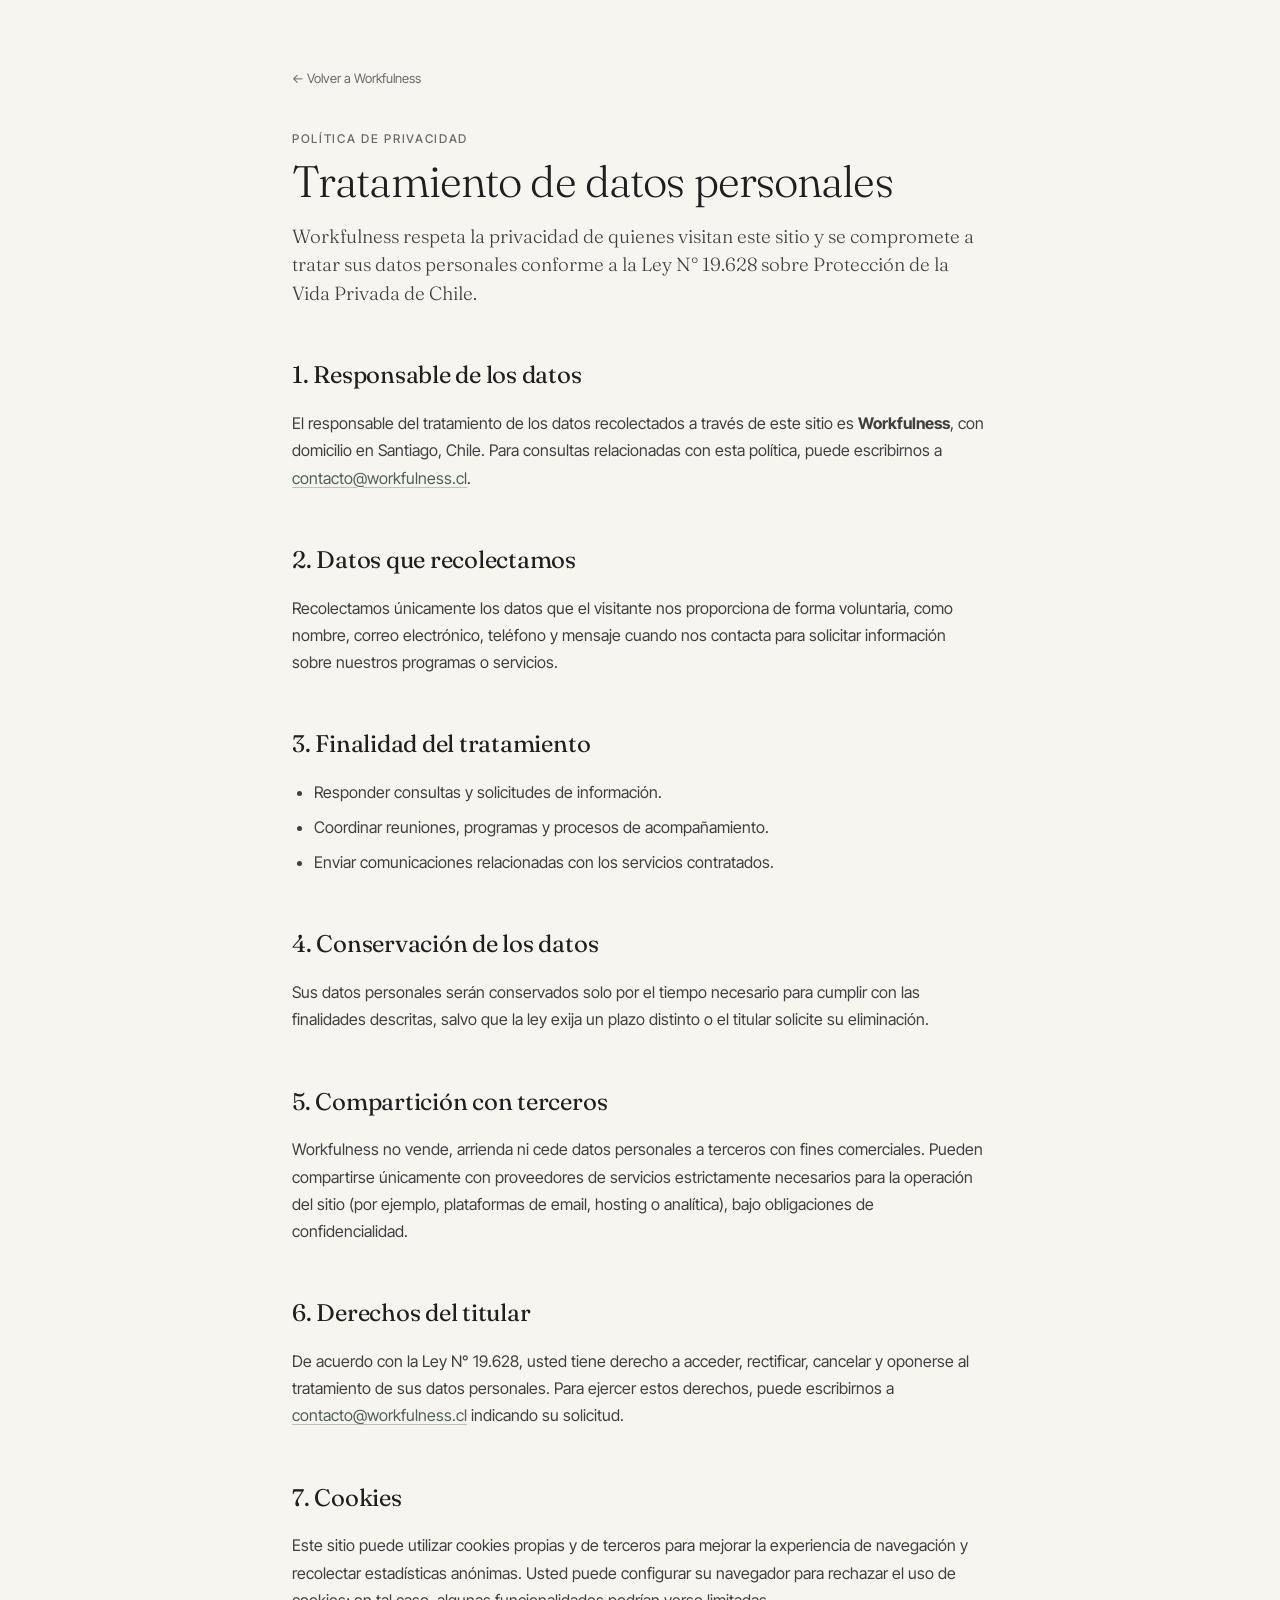
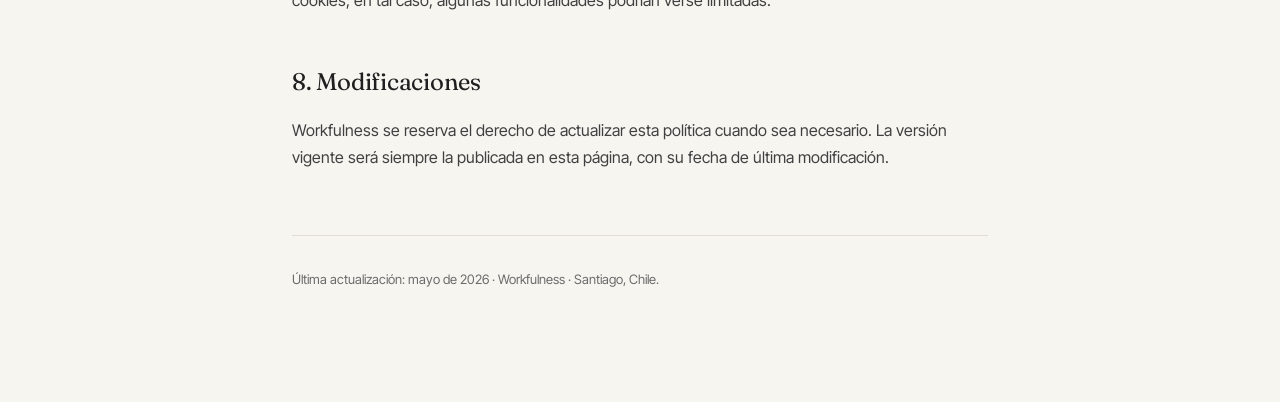
<file: politica-privacidad.html>
<!doctype html>
<html lang="es">
<head>
<meta charset="utf-8">
<meta name="viewport" content="width=device-width,initial-scale=1">
<title>Política de privacidad — Workfulness</title>
<meta name="description" content="Política de privacidad y tratamiento de datos personales de Workfulness, según Ley 19.628 de Chile.">
<meta name="robots" content="noindex">
<link rel="icon" type="image/png" href="assets/workfulness-mark.png">
<link rel="apple-touch-icon" href="assets/workfulness-mark.png">
<meta name="theme-color" content="#506058">
<link rel="preconnect" href="https://fonts.googleapis.com">
<link rel="preconnect" href="https://fonts.gstatic.com" crossorigin>
<link href="https://fonts.googleapis.com/css2?family=Fraunces:wght@300;400&family=Inter+Tight:wght@300;400;500;600&display=swap" rel="stylesheet">
<style>
:root{
  --forest-900:#2a3530;--forest-700:#485851;--forest-600:#506058;--forest-50:#f3f5f4;
  --graphite-900:#1f1f1f;--graphite-700:#404040;--graphite-500:#6b6b6b;
  --paper:#f7f5f0;--bone:#fbfaf6;--line:#e0ddd5;
  --serif:'Fraunces',Georgia,serif;--sans:'Inter Tight','Helvetica Neue',Arial,sans-serif;
}
*{box-sizing:border-box}
body{margin:0;font-family:var(--sans);background:var(--paper);color:var(--graphite-700);font-size:16px;line-height:1.7;-webkit-font-smoothing:antialiased}
a{color:var(--forest-600);text-decoration:underline;text-decoration-color:rgba(80,96,88,.35);text-underline-offset:3px}
a:hover{text-decoration-color:var(--forest-600)}
.container{max-width:760px;margin:0 auto;padding:64px 32px 96px}
.back{display:inline-flex;align-items:center;gap:8px;font-size:13px;color:var(--graphite-500);margin-bottom:40px;text-decoration:none}
.back:hover{color:var(--forest-600)}
h1{font-family:var(--serif);font-size:44px;font-weight:300;color:var(--graphite-900);letter-spacing:-.02em;line-height:1.1;margin:0 0 16px}
.lead{font-family:var(--serif);font-size:19px;font-weight:300;color:var(--graphite-700);margin:0 0 48px;line-height:1.5}
.meta{font-size:12px;letter-spacing:.14em;text-transform:uppercase;color:var(--graphite-500);margin-bottom:8px;font-weight:500}
h2{font-family:var(--serif);font-size:24px;font-weight:400;color:var(--graphite-900);margin:48px 0 14px;letter-spacing:-.01em}
p{margin:0 0 16px}
ul{padding-left:22px;margin:0 0 16px}
li{margin-bottom:8px}
.footer-note{margin-top:64px;padding-top:32px;border-top:1px solid var(--line);font-size:13px;color:var(--graphite-500)}
@media(max-width:640px){.container{padding:40px 20px 64px}h1{font-size:34px}}
</style>
</head>
<body>
<main class="container">
  <a class="back" href="/">← Volver a Workfulness</a>
  <div class="meta">Política de privacidad</div>
  <h1>Tratamiento de datos personales</h1>
  <p class="lead">Workfulness respeta la privacidad de quienes visitan este sitio y se compromete a tratar sus datos personales conforme a la Ley N° 19.628 sobre Protección de la Vida Privada de Chile.</p>

  <h2>1. Responsable de los datos</h2>
  <p>El responsable del tratamiento de los datos recolectados a través de este sitio es <strong>Workfulness</strong>, con domicilio en Santiago, Chile. Para consultas relacionadas con esta política, puede escribirnos a <a data-em="lc.ssenlufkrow@otcatnoc" href="#">contacto<span aria-hidden="true" style="display:none">.nospam</span>@workfulness.cl</a>.</p>

  <h2>2. Datos que recolectamos</h2>
  <p>Recolectamos únicamente los datos que el visitante nos proporciona de forma voluntaria, como nombre, correo electrónico, teléfono y mensaje cuando nos contacta para solicitar información sobre nuestros programas o servicios.</p>

  <h2>3. Finalidad del tratamiento</h2>
  <ul>
    <li>Responder consultas y solicitudes de información.</li>
    <li>Coordinar reuniones, programas y procesos de acompañamiento.</li>
    <li>Enviar comunicaciones relacionadas con los servicios contratados.</li>
  </ul>

  <h2>4. Conservación de los datos</h2>
  <p>Sus datos personales serán conservados solo por el tiempo necesario para cumplir con las finalidades descritas, salvo que la ley exija un plazo distinto o el titular solicite su eliminación.</p>

  <h2>5. Compartición con terceros</h2>
  <p>Workfulness no vende, arrienda ni cede datos personales a terceros con fines comerciales. Pueden compartirse únicamente con proveedores de servicios estrictamente necesarios para la operación del sitio (por ejemplo, plataformas de email, hosting o analítica), bajo obligaciones de confidencialidad.</p>

  <h2>6. Derechos del titular</h2>
  <p>De acuerdo con la Ley N° 19.628, usted tiene derecho a acceder, rectificar, cancelar y oponerse al tratamiento de sus datos personales. Para ejercer estos derechos, puede escribirnos a <a data-em="lc.ssenlufkrow@otcatnoc" href="#">contacto<span aria-hidden="true" style="display:none">.nospam</span>@workfulness.cl</a> indicando su solicitud.</p>

  <h2>7. Cookies</h2>
  <p>Este sitio puede utilizar cookies propias y de terceros para mejorar la experiencia de navegación y recolectar estadísticas anónimas. Usted puede configurar su navegador para rechazar el uso de cookies; en tal caso, algunas funcionalidades podrían verse limitadas.</p>

  <h2>8. Modificaciones</h2>
  <p>Workfulness se reserva el derecho de actualizar esta política cuando sea necesario. La versión vigente será siempre la publicada en esta página, con su fecha de última modificación.</p>

  <p class="footer-note">Última actualización: mayo de 2026 · Workfulness · Santiago, Chile.</p>
</main>
<script>
document.querySelectorAll('[data-em]').forEach(el => {
  const email = el.dataset.em.split('').reverse().join('');
  el.addEventListener('click', (e) => {
    e.preventDefault();
    window.location.href = 'mailto:' + email;
  });
});
</script>
</body>
</html>
</file>
